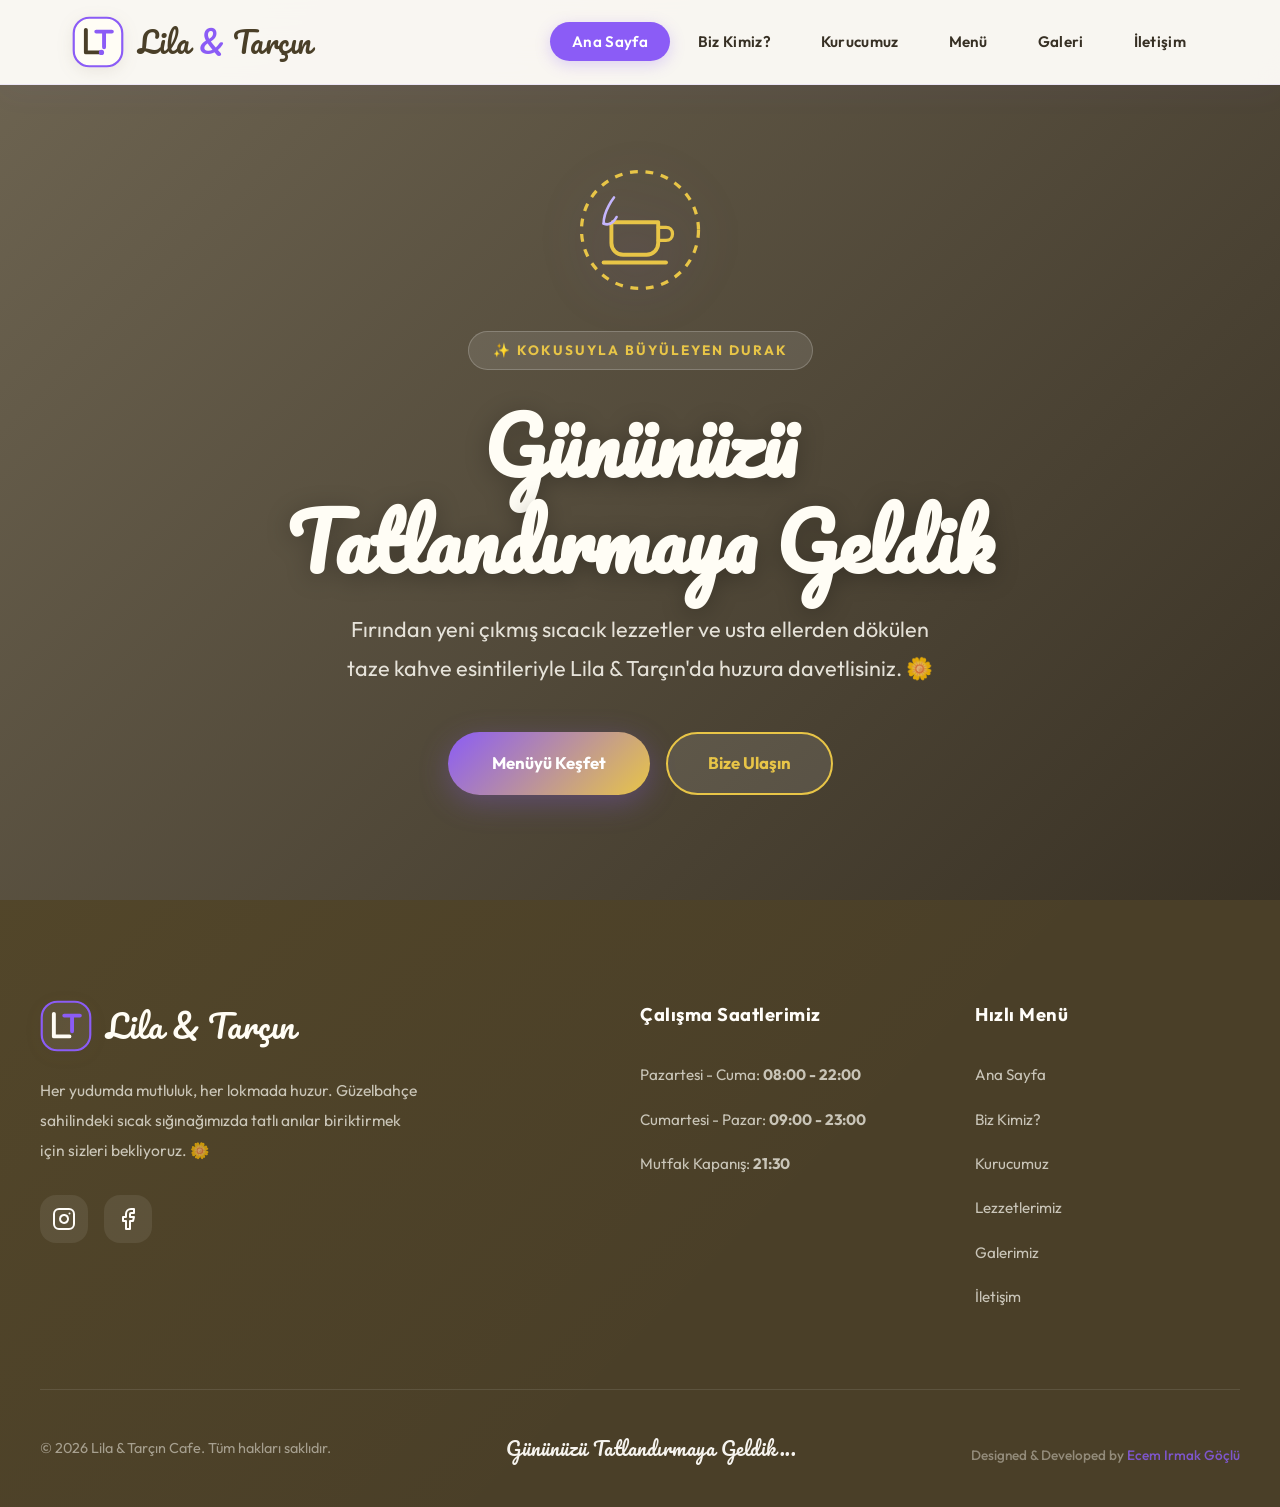
<file: index.html>
﻿<!DOCTYPE html>
<html lang="tr">
<head>
    <meta charset="UTF-8">
    <meta name="viewport" content="width=device-width, initial-scale=1.0">
    <title>Lila & Tarçın — Ana Sayfa</title>
    
    <!-- Meta Açıklamaları & SEO -->
    <meta name="description" content="İzmir Güzelbahçe sahilinde lila ve tarçın kokularının harmanlandığı, taptaze el yapımı pastalar ve özel kavrulmuş kahvelerle bezeli sıcacık sığınağınız.">
    <meta name="keywords" content="Lila & Tarçın, Kafe, İzmir Kafe, Güzelbahçe Kahve, El Yapımı Pasta, Çilekli Tart, Lavantalı Latte">
    
    <!-- CSS Dosyası Bağlantısı -->
    <link rel="stylesheet" href="styles.css">
</head>
<body>

    <!-- Navigasyon Barı -->
    <nav class="navbar" id="navbar">
        <div class="nav-container">
            <a href="index.html" class="logo-wrapper">
                <!-- L & T Birleşik Logo (Premium SVG) -->
                <svg class="logo-lt" viewBox="0 0 60 60" fill="none" xmlns="http://www.w3.org/2000/svg">
                    <rect x="2" y="2" width="56" height="56" rx="18" fill="#FFFDF5" stroke="#8B5CF6" stroke-width="2.5"/>
                    <path d="M16 16V42H34" stroke="#4A3F28" stroke-width="4.5" stroke-linecap="round" stroke-linejoin="round"/>
                    <path d="M28 18H46M37 18V36" stroke="#8B5CF6" stroke-width="4.5" stroke-linecap="round" stroke-linejoin="round"/>
                    <circle cx="34" cy="42" r="3" fill="#8B5CF6"/>
                </svg>
                <span class="logo-text">Lila <span>&</span> Tarçın</span>
            </a>
            
            <!-- Mobil Hamburger için Checkbox Hack -->
            <input type="checkbox" id="nav-toggle" class="nav-toggle-checkbox">
            <label for="nav-toggle" class="hamburger" aria-label="Menüyü Aç">
                <span></span>
                <span></span>
                <span></span>
            </label>

            <ul class="nav-links">
                <li><a href="index.html" class="active">Ana Sayfa</a></li>
                <li><a href="hakkimizda.html">Biz Kimiz?</a></li>
                <li><a href="kurucu.html">Kurucumuz</a></li>
                <li><a href="menu.html">Menü</a></li>
                <li><a href="galeri.html">Galeri</a></li>
                <li><a href="iletisim.html">İletişim</a></li>
            </ul>
        </div>
    </nav>

    <main>
        <!-- 🏠 Giriş Bölümü (Hero) -->
        <section class="hero">
            <!-- Unsplash'ten Kaliteli Arka Plan -->
            <div class="hero-image-bg" style="background-image: url('https://images.unsplash.com/photo-1554118811-1e0d58224f24?auto=format&fit=crop&w=1600&q=80');"></div>
            <div class="hero-overlay"></div>
            
            <div class="hero-content">
                <!-- Büyük Çizim Logosu (Steaming Coffee & Lavender Drawing) -->
                <div class="hero-logo-container" style="margin-bottom: 28px;">
                    <svg class="hero-logo-drawing" viewBox="0 0 100 100" fill="none" xmlns="http://www.w3.org/2000/svg" style="width: 130px; height: 130px; color: var(--accent-yellow); filter: drop-shadow(0 8px 24px rgba(139, 92, 246, 0.25)); margin: 0 auto;">
                        <circle cx="50" cy="50" r="45" stroke="currentColor" stroke-width="2.5" stroke-dasharray="6 6"/>
                        <!-- Kahve Fincanı Çizimi -->
                        <path class="draw-path" d="M28 44H64V60C64 65 60 69 55 69H37C32 69 28 65 28 60V44Z" stroke="currentColor" stroke-width="3" stroke-linejoin="round"/>
                        <path class="draw-path" d="M64 48H70C73 48 75 50 75 53C75 56 73 58 70 58H64" stroke="currentColor" stroke-width="2.5" stroke-linecap="round"/>
                        <path class="draw-path" d="M22 75H70" stroke="currentColor" stroke-width="3" stroke-linecap="round"/>
                        <!-- Lavanta Dalı Çizimi -->
                        <path class="draw-path" d="M22 45C22 35 30 25 30 25" stroke="#C4B5FD" stroke-width="2" stroke-linecap="round"/>
                        <path class="draw-path" d="M22 45C28 48 32 40 32 40" stroke="#C4B5FD" stroke-width="2" stroke-linecap="round"/>
                        <!-- Buharlar -->
                        <path class="steam-line steam-1" d="M38 36C38 30 42 30 42 24" stroke="currentColor" stroke-width="2.5" stroke-linecap="round"/>
                        <path class="steam-line steam-2" d="M46 36C46 30 50 30 50 24" stroke="currentColor" stroke-width="2.5" stroke-linecap="round"/>
                        <path class="steam-line steam-3" d="M54 36C54 30 58 30 58 24" stroke="currentColor" stroke-width="2.5" stroke-linecap="round"/>
                    </svg>
                </div>
                
                <div class="hero-badge">✨ KOKUSUYLA BÜYÜLEYEN DURAK</div>
                
                <h1 class="hero-title">Gününüzü<br>Tatlandırmaya Geldik</h1>
                <p class="hero-subtitle">
                    Fırından yeni çıkmış sıcacık lezzetler ve usta ellerden dökülen taze kahve esintileriyle Lila & Tarçın'da huzura davetlisiniz. 🌼
                </p>
                <div class="hero-buttons">
                    <a href="menu.html" class="btn-primary">Menüyü Keşfet</a>
                    <a href="iletisim.html" class="btn-secondary">Bize Ulaşın</a>
                </div>
            </div>
        </section>
    </main>

    <!-- 🦶 Sayfa Sonu (Footer) -->
    <footer class="footer">
        <div class="footer-container">
            <div class="footer-grid">
                <div class="footer-brand">
                    <a href="index.html" class="logo-wrapper">
                        <svg class="logo-lt" viewBox="0 0 60 60" fill="none" xmlns="http://www.w3.org/2000/svg">
                            <rect x="2" y="2" width="56" height="56" rx="18" fill="rgba(255,255,255,0.08)" stroke="#8B5CF6" stroke-width="2.5"/>
                            <path d="M16 16V42H34" stroke="#FFFDF5" stroke-width="4.5" stroke-linecap="round" stroke-linejoin="round"/>
                            <path d="M28 18H46M37 18V36" stroke="#8B5CF6" stroke-width="4.5" stroke-linecap="round" stroke-linejoin="round"/>
                        </svg>
                        <span class="logo-text" style="color: #FFFDF5;">Lila <span>&</span> Tarçın</span>
                    </a>
                    <p>Her yudumda mutluluk, her lokmada huzur. Güzelbahçe sahilindeki sıcak sığınağımızda tatlı anılar biriktirmek için sizleri bekliyoruz. 🌼</p>
                    <div class="footer-socials">
                        <a href="https://instagram.com/ecemgclu_" target="_blank" rel="noopener noreferrer" class="social-icon-btn" aria-label="Instagram">
                            <svg width="24" height="24" viewBox="0 0 24 24" fill="none" stroke="currentColor" stroke-width="2" stroke-linecap="round" stroke-linejoin="round">
                                <rect x="2" y="2" width="20" height="20" rx="5" ry="5"></rect>
                                <path d="M16 11.37A4 4 0 1 1 12.63 8 4 4 0 0 1 16 11.37z"></path>
                                <line x1="17.5" y1="6.5" x2="17.51" y2="6.5"></line>
                            </svg>
                        </a>
                        <a href="https://facebook.com/ecemgclu_" target="_blank" rel="noopener noreferrer" class="social-icon-btn" aria-label="Facebook">
                            <svg width="24" height="24" viewBox="0 0 24 24" fill="none" stroke="currentColor" stroke-width="2" stroke-linecap="round" stroke-linejoin="round">
                                <path d="M18 2h-3a5 5 0 0 0-5 5v3H7v4h3v8h4v-8h3l1-4h-4V7a1 1 0 0 1 1-1h3z"></path>
                            </svg>
                        </a>
                    </div>
                </div>

                <div class="footer-hours">
                    <h4 class="footer-section-title">Çalışma Saatlerimiz</h4>
                    <ul class="footer-list">
                        <li>Pazartesi - Cuma: <span>08:00 - 22:00</span></li>
                        <li>Cumartesi - Pazar: <span>09:00 - 23:00</span></li>
                        <li>Mutfak Kapanış: <span>21:30</span></li>
                    </ul>
                </div>

                <div class="footer-links">
                    <h4 class="footer-section-title">Hızlı Menü</h4>
                    <ul class="footer-list">
                        <li><a href="index.html">Ana Sayfa</a></li>
                        <li><a href="hakkimizda.html">Biz Kimiz?</a></li>
                <li><a href="kurucu.html">Kurucumuz</a></li>
                        <li><a href="menu.html">Lezzetlerimiz</a></li>
                        <li><a href="galeri.html">Galerimiz</a></li>
                        <li><a href="iletisim.html">İletişim</a></li>
                    </ul>
                </div>
            </div>

            <div class="footer-bottom">
                <p>&copy; 2026 Lila & Tarçın Cafe. Tüm hakları saklıdır.</p>
                <span class="footer-signature">Gününüzü Tatlandırmaya Geldik...</span>
                <p class="developer-credit" style="font-size: 0.85rem; margin-top: 15px; opacity: 0.8; font-weight: 500;">
                    Designed & Developed by <span style="color: #8B5CF6;">Ecem Irmak Göçlü</span>
                </p>
            </div>
        </div>
    </footer>

</body>
</html>
</file>
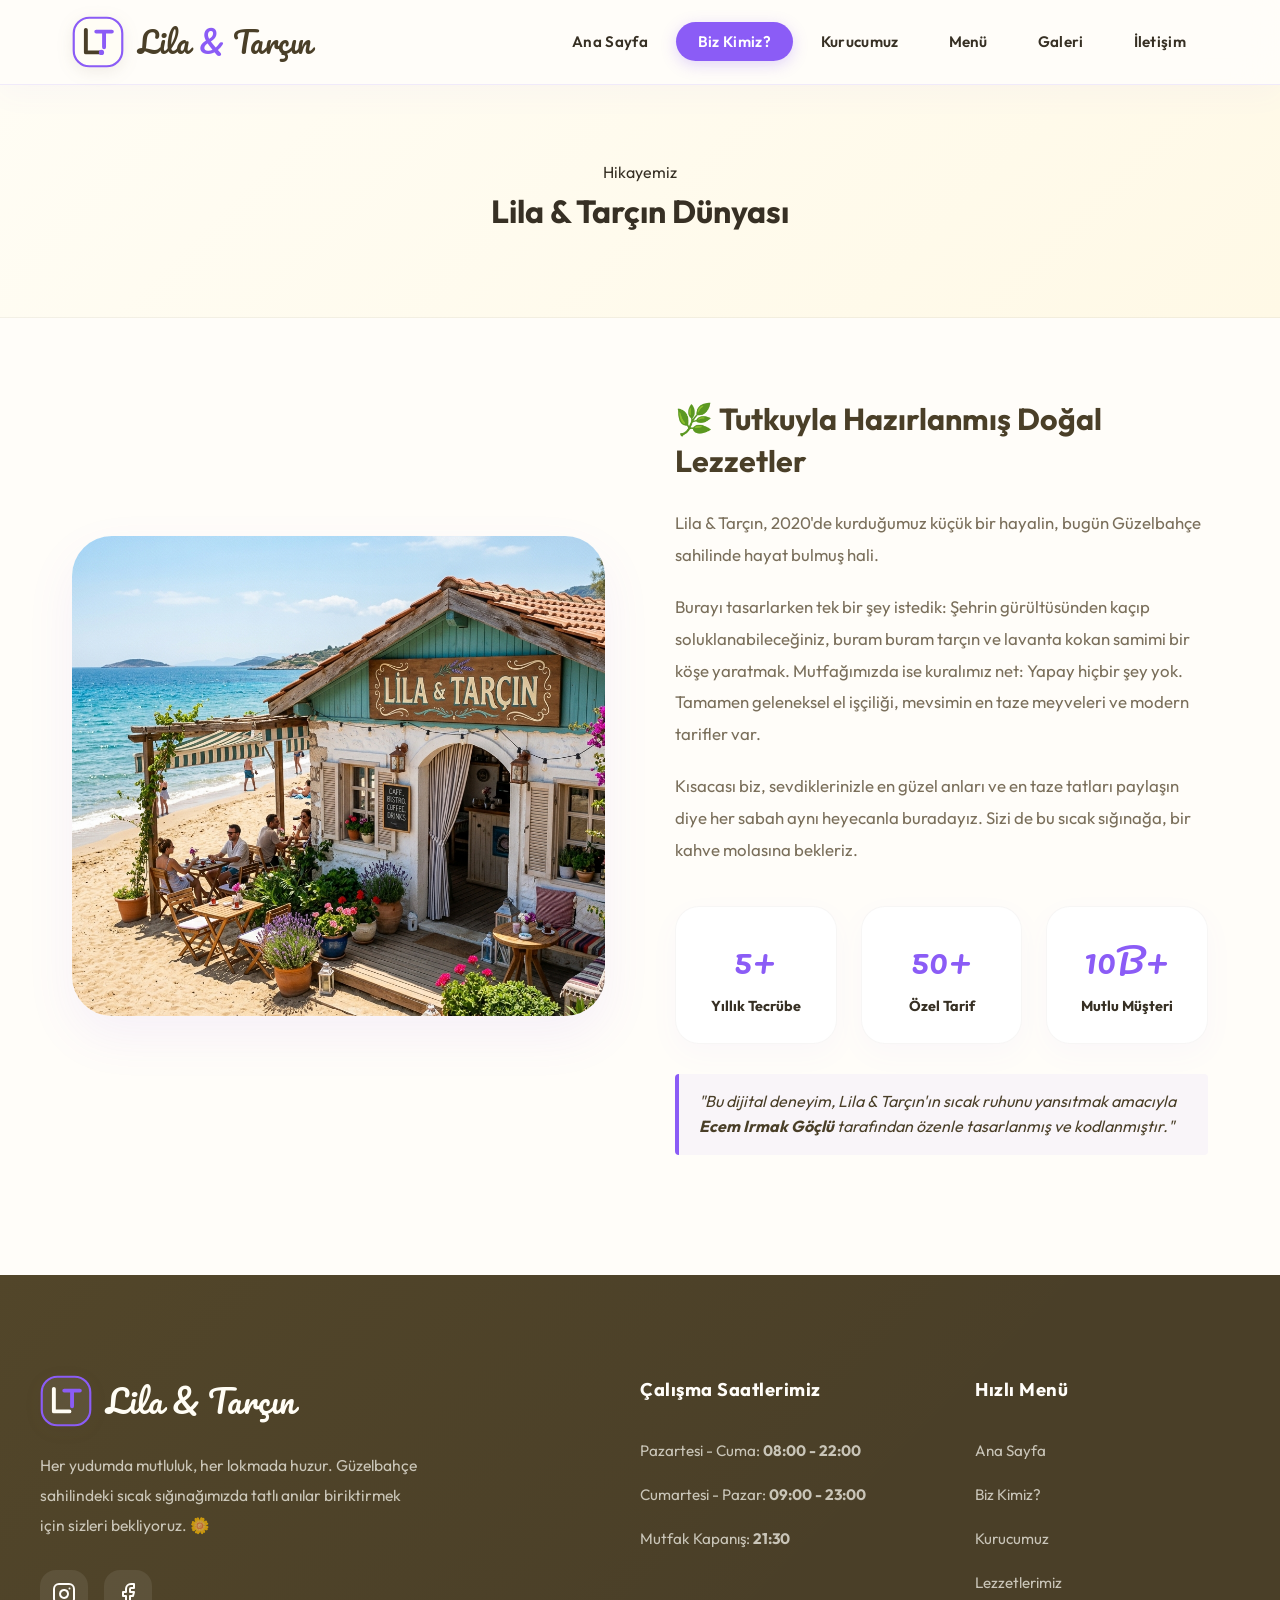
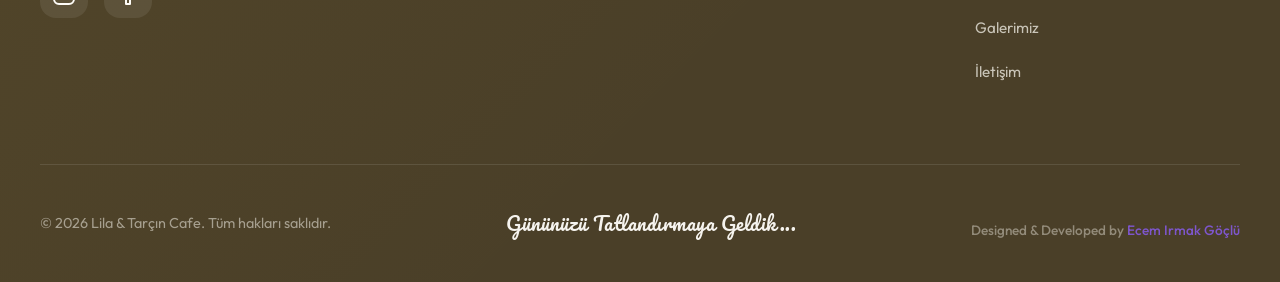
<file: hakkimizda.html>
﻿<!DOCTYPE html>
<html lang="tr">
<head>
    <meta charset="UTF-8">
    <meta name="viewport" content="width=device-width, initial-scale=1.0">
    <title>Lila & Tarçın — Biz Kimiz?</title>
    <meta name="description" content="2020 yılından bu yana Güzelbahçe sahilinde sevgi ve özenle hazırlanan tatlılarımız, taze kahvelerimiz ve sıcacık hikayemiz hakkında bilgi edinin.">
    <link rel="stylesheet" href="styles.css">
</head>
<body>

    <!-- Navigasyon Barı -->
    <nav class="navbar">
        <div class="nav-container">
            <a href="index.html" class="logo-wrapper">
                <svg class="logo-lt" viewBox="0 0 60 60" fill="none" xmlns="http://www.w3.org/2000/svg">
                    <rect x="2" y="2" width="56" height="56" rx="18" fill="#FFFDF5" stroke="#8B5CF6" stroke-width="2.5"/>
                    <path d="M16 16V42H34" stroke="#4A3F28" stroke-width="4.5" stroke-linecap="round" stroke-linejoin="round"/>
                    <path d="M28 18H46M37 18V36" stroke="#8B5CF6" stroke-width="4.5" stroke-linecap="round" stroke-linejoin="round"/>
                    <circle cx="34" cy="42" r="3" fill="#8B5CF6"/>
                </svg>
                <span class="logo-text">Lila <span>&</span> Tarçın</span>
            </a>
            
            <input type="checkbox" id="nav-toggle" class="nav-toggle-checkbox">
            <label for="nav-toggle" class="hamburger" aria-label="Menüyü Aç">
                <span></span>
                <span></span>
                <span></span>
            </label>

            <ul class="nav-links">
                <li><a href="index.html">Ana Sayfa</a></li>
                <li><a href="hakkimizda.html" class="active">Biz Kimiz?</a></li>
                <li><a href="kurucu.html">Kurucumuz</a></li>
                <li><a href="menu.html">Menü</a></li>
                <li><a href="galeri.html">Galeri</a></li>
                <li><a href="iletisim.html">İletişim</a></li>
            </ul>
        </div>
    </nav>

    <main>
        <!-- Sayfa Başlığı -->
        <header class="page-header">
            <span class="section-tag">Hikayemiz</span>
            <h1 class="section-title">Lila & Tarçın Dünyası</h1>
            <div class="section-divider"></div>
        </header>

        <!-- İçerik Bölümü -->
        <section class="about">
            <div class="about-grid">
                <div class="about-visual">
                    <!-- Lila & Tarçın Özel Görseli -->
                    <img src="images/sahil_kafe.png" alt="Lila & Tarçın Sahil Kafesi">
                </div>
                
                <div class="about-text">
                    <h3>🌿 Tutkuyla Hazırlanmış Doğal Lezzetler</h3>
                    <p>
                        Lila & Tarçın, 2020'de kurduğumuz küçük bir hayalin, bugün Güzelbahçe sahilinde hayat bulmuş hali.
                    </p>
                    <p>
                        Burayı tasarlarken tek bir şey istedik: Şehrin gürültüsünden kaçıp soluklanabileceğiniz, buram buram tarçın ve lavanta kokan samimi bir köşe yaratmak. Mutfağımızda ise kuralımız net: Yapay hiçbir şey yok. Tamamen geleneksel el işçiliği, mevsimin en taze meyveleri ve modern tarifler var.
                    </p>
                    <p>
                        Kısacası biz, sevdiklerinizle en güzel anları ve en taze tatları paylaşın diye her sabah aynı heyecanla buradayız. Sizi de bu sıcak sığınağa, bir kahve molasına bekleriz.
                    </p>
                    
                    <div class="about-stats">
                        <div class="stat-card">
                            <span class="stat-number">5+</span>
                            <span class="stat-label">Yıllık Tecrübe</span>
                        </div>
                        <div class="stat-card">
                            <span class="stat-number">50+</span>
                            <span class="stat-label">Özel Tarif</span>
                        </div>
                        <div class="stat-card">
                            <span class="stat-number">10B+</span>
                            <span class="stat-label">Mutlu Müşteri</span>
                        </div>
                    </div>

                    <div class="developer-note" style="margin-top: 30px; padding: 15px 20px; background: rgba(139, 92, 246, 0.05); border-left: 4px solid #8B5CF6; border-radius: 4px; font-style: italic; color: #4A3F28;">
                        "Bu dijital deneyim, Lila & Tarçın'ın sıcak ruhunu yansıtmak amacıyla <strong>Ecem Irmak Göçlü</strong> tarafından özenle tasarlanmış ve kodlanmıştır."
                    </div>
                </div>
            </div>
        </section>
    </main>

    <!-- Footer -->
    <footer class="footer">
        <div class="footer-container">
            <div class="footer-grid">
                <div class="footer-brand">
                    <a href="index.html" class="logo-wrapper">
                        <svg class="logo-lt" viewBox="0 0 60 60" fill="none" xmlns="http://www.w3.org/2000/svg">
                            <rect x="2" y="2" width="56" height="56" rx="18" fill="rgba(255,255,255,0.08)" stroke="#8B5CF6" stroke-width="2.5"/>
                            <path d="M16 16V42H34" stroke="#FFFDF5" stroke-width="4.5" stroke-linecap="round" stroke-linejoin="round"/>
                            <path d="M28 18H46M37 18V36" stroke="#8B5CF6" stroke-width="4.5" stroke-linecap="round" stroke-linejoin="round"/>
                        </svg>
                        <span class="logo-text" style="color: #FFFDF5;">Lila <span>&</span> Tarçın</span>
                    </a>
                    <p>Her yudumda mutluluk, her lokmada huzur. Güzelbahçe sahilindeki sıcak sığınağımızda tatlı anılar biriktirmek için sizleri bekliyoruz. 🌼</p>
                    <div class="footer-socials">
                        <a href="https://instagram.com/ecemgclu_" target="_blank" rel="noopener noreferrer" class="social-icon-btn" aria-label="Instagram">
                            <svg width="24" height="24" viewBox="0 0 24 24" fill="none" stroke="currentColor" stroke-width="2" stroke-linecap="round" stroke-linejoin="round">
                                <rect x="2" y="2" width="20" height="20" rx="5" ry="5"></rect>
                                <path d="M16 11.37A4 4 0 1 1 12.63 8 4 4 0 0 1 16 11.37z"></path>
                                <line x1="17.5" y1="6.5" x2="17.51" y2="6.5"></line>
                            </svg>
                        </a>
                        <a href="https://facebook.com/ecemgclu_" target="_blank" rel="noopener noreferrer" class="social-icon-btn" aria-label="Facebook">
                            <svg width="24" height="24" viewBox="0 0 24 24" fill="none" stroke="currentColor" stroke-width="2" stroke-linecap="round" stroke-linejoin="round">
                                <path d="M18 2h-3a5 5 0 0 0-5 5v3H7v4h3v8h4v-8h3l1-4h-4V7a1 1 0 0 1 1-1h3z"></path>
                            </svg>
                        </a>
                    </div>
                </div>

                <div class="footer-hours">
                    <h4 class="footer-section-title">Çalışma Saatlerimiz</h4>
                    <ul class="footer-list">
                        <li>Pazartesi - Cuma: <span>08:00 - 22:00</span></li>
                        <li>Cumartesi - Pazar: <span>09:00 - 23:00</span></li>
                        <li>Mutfak Kapanış: <span>21:30</span></li>
                    </ul>
                </div>

                <div class="footer-links">
                    <h4 class="footer-section-title">Hızlı Menü</h4>
                    <ul class="footer-list">
                        <li><a href="index.html">Ana Sayfa</a></li>
                        <li><a href="hakkimizda.html">Biz Kimiz?</a></li>
                <li><a href="kurucu.html">Kurucumuz</a></li>
                        <li><a href="menu.html">Lezzetlerimiz</a></li>
                        <li><a href="galeri.html">Galerimiz</a></li>
                        <li><a href="iletisim.html">İletişim</a></li>
                    </ul>
                </div>
            </div>

            <div class="footer-bottom">
                <p>&copy; 2026 Lila & Tarçın Cafe. Tüm hakları saklıdır.</p>
                <span class="footer-signature">Gününüzü Tatlandırmaya Geldik...</span>
                <p class="developer-credit" style="font-size: 0.85rem; margin-top: 15px; opacity: 0.8; font-weight: 500;">
                    Designed & Developed by <span style="color: #8B5CF6;">Ecem Irmak Göçlü</span>
                </p>
            </div>
        </div>
    </footer>

</body>
</html>
</file>
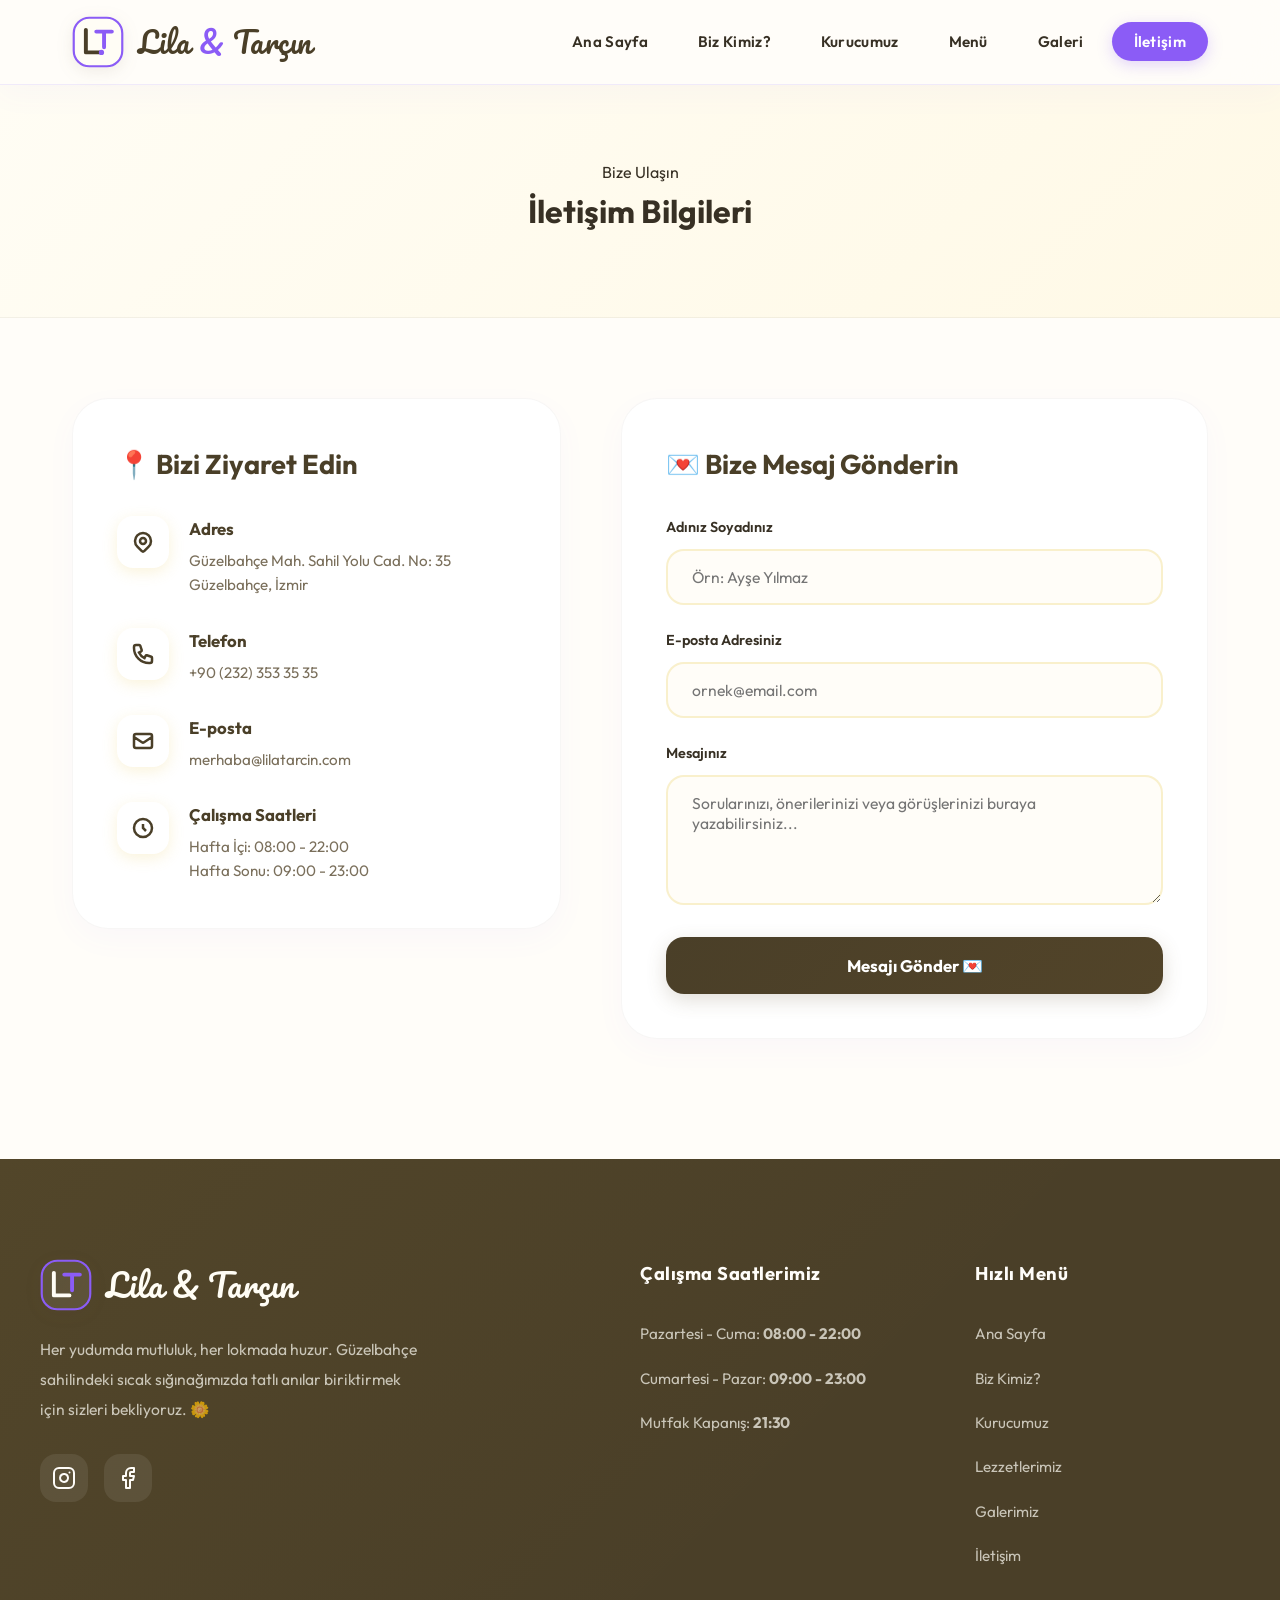
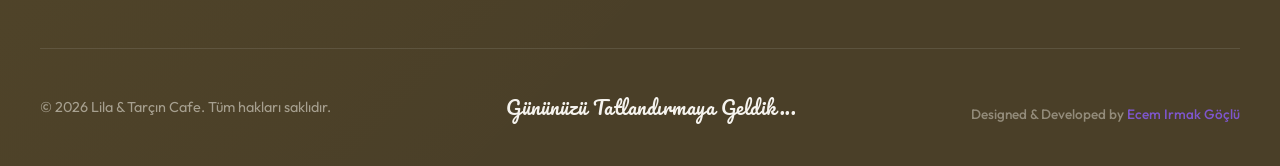
<file: iletisim.html>
﻿<!DOCTYPE html>
<html lang="tr">
<head>
    <meta charset="UTF-8">
    <meta name="viewport" content="width=device-width, initial-scale=1.0">
    <title>Lila & Tarçın — İletişim</title>
    <meta name="description" content="İzmir Güzelbahçe sahilindeki kafemizin adres, telefon, e-posta bilgilerine erişin, bizimle iletişime geçmek için mesaj formunu kullanın.">
    <link rel="stylesheet" href="styles.css">
</head>
<body>

    <!-- Navigasyon Barı -->
    <nav class="navbar">
        <div class="nav-container">
            <a href="index.html" class="logo-wrapper">
                <svg class="logo-lt" viewBox="0 0 60 60" fill="none" xmlns="http://www.w3.org/2000/svg">
                    <rect x="2" y="2" width="56" height="56" rx="18" fill="#FFFDF5" stroke="#8B5CF6" stroke-width="2.5"/>
                    <path d="M16 16V42H34" stroke="#4A3F28" stroke-width="4.5" stroke-linecap="round" stroke-linejoin="round"/>
                    <path d="M28 18H46M37 18V36" stroke="#8B5CF6" stroke-width="4.5" stroke-linecap="round" stroke-linejoin="round"/>
                    <circle cx="34" cy="42" r="3" fill="#8B5CF6"/>
                </svg>
                <span class="logo-text">Lila <span>&</span> Tarçın</span>
            </a>
            
            <input type="checkbox" id="nav-toggle" class="nav-toggle-checkbox">
            <label for="nav-toggle" class="hamburger" aria-label="Menüyü Aç">
                <span></span>
                <span></span>
                <span></span>
            </label>

            <ul class="nav-links">
                <li><a href="index.html">Ana Sayfa</a></li>
                <li><a href="hakkimizda.html">Biz Kimiz?</a></li>
                <li><a href="kurucu.html">Kurucumuz</a></li>
                <li><a href="menu.html">Menü</a></li>
                <li><a href="galeri.html">Galeri</a></li>
                <li><a href="iletisim.html" class="active">İletişim</a></li>
            </ul>
        </div>
    </nav>

    <main>
        <!-- Sayfa Başlığı -->
        <header class="page-header">
            <span class="section-tag">Bize Ulaşın</span>
            <h1 class="section-title">İletişim Bilgileri</h1>
            <div class="section-divider"></div>
        </header>

        <!-- İletişim Detayları ve Form Bölümü -->
        <section class="contact-section">
            <div class="contact-grid">
                
                <!-- İletişim Kartları (Sol Panel) -->
                <div class="contact-info">
                    <h3 class="contact-info-title">📍 Bizi Ziyaret Edin</h3>
                    
                    <div class="contact-item">
                        <div class="contact-icon-box">
                            <svg fill="none" stroke="currentColor" stroke-width="2.5" viewBox="0 0 24 24">
                                <path d="M17.657 16.657L13.414 20.9a2 2 0 01-2.827 0l-4.244-4.243a8 8 0 1111.314 0z"/>
                                <path d="M15 11a3 3 0 11-6 0 3 3 0 016 0z"/>
                            </svg>
                        </div>
                        <div class="contact-item-details">
                            <h4>Adres</h4>
                            <p>Güzelbahçe Mah. Sahil Yolu Cad. No: 35<br>Güzelbahçe, İzmir</p>
                        </div>
                    </div>

                    <div class="contact-item">
                        <div class="contact-icon-box">
                            <svg fill="none" stroke="currentColor" stroke-width="2.5" viewBox="0 0 24 24">
                                <path d="M3 5a2 2 0 012-2h3.28a1 1 0 01.948.684l1.498 4.493a1 1 0 01-.502 1.21l-2.257 1.13a11.042 11.042 0 005.516 5.516l1.13-2.257a1 1 0 011.21-.502l4.493 1.498a1 1 0 01.684.949V19a2 2 0 01-2 2h-1C9.716 21 3 14.284 3 6V5z"/>
                            </svg>
                        </div>
                        <div class="contact-item-details">
                            <h4>Telefon</h4>
                            <p>+90 (232) 353 35 35</p>
                        </div>
                    </div>

                    <div class="contact-item">
                        <div class="contact-icon-box">
                            <svg fill="none" stroke="currentColor" stroke-width="2.5" viewBox="0 0 24 24">
                                <path d="M3 8l7.89 5.26a2 2 0 002.22 0L21 8M5 19h14a2 2 0 002-2V7a2 2 0 00-2-2H5a2 2 0 00-2 2v10a2 2 0 002 2z"/>
                            </svg>
                        </div>
                        <div class="contact-item-details">
                            <h4>E-posta</h4>
                            <p>merhaba@lilatarcin.com</p>
                        </div>
                    </div>

                    <div class="contact-item">
                        <div class="contact-icon-box">
                            <svg fill="none" stroke="currentColor" stroke-width="2.5" viewBox="0 0 24 24">
                                <path d="M12 8v4l3 3m6-3a9 9 0 11-18 0 9 9 0 0118 0z"/>
                            </svg>
                        </div>
                        <div class="contact-item-details">
                            <h4>Çalışma Saatleri</h4>
                            <p>Hafta İçi: 08:00 - 22:00<br>Hafta Sonu: 09:00 - 23:00</p>
                        </div>
                    </div>
                </div>

                <!-- İletişim Formu (Sağ Panel) -->
                <div class="contact-form-box" id="iletisim-formu">
                    <h3 class="contact-form-title">💌 Bize Mesaj Gönderin</h3>
                    <form action="#" method="GET">
                        <div class="form-group">
                            <label for="name">Adınız Soyadınız</label>
                            <input type="text" id="name" name="name" class="form-input" placeholder="Örn: Ayşe Yılmaz" required>
                        </div>
                        <div class="form-group">
                            <label for="email">E-posta Adresiniz</label>
                            <input type="email" id="email" name="email" class="form-input" placeholder="ornek@email.com" required>
                        </div>
                        <div class="form-group">
                            <label for="message">Mesajınız</label>
                            <textarea id="message" name="message" class="form-textarea" placeholder="Sorularınızı, önerilerinizi veya görüşlerinizi buraya yazabilirsiniz..." required></textarea>
                        </div>
                        <button type="submit" class="form-submit-btn">
                            Mesajı Gönder 💌
                        </button>
                    </form>
                </div>
                
            </div>
        </section>
    </main>

    <!-- Footer -->
    <footer class="footer">
        <div class="footer-container">
            <div class="footer-grid">
                <div class="footer-brand">
                    <a href="index.html" class="logo-wrapper">
                        <svg class="logo-lt" viewBox="0 0 60 60" fill="none" xmlns="http://www.w3.org/2000/svg">
                            <rect x="2" y="2" width="56" height="56" rx="18" fill="rgba(255,255,255,0.08)" stroke="#8B5CF6" stroke-width="2.5"/>
                            <path d="M16 16V42H34" stroke="#FFFDF5" stroke-width="4.5" stroke-linecap="round" stroke-linejoin="round"/>
                            <path d="M28 18H46M37 18V36" stroke="#8B5CF6" stroke-width="4.5" stroke-linecap="round" stroke-linejoin="round"/>
                        </svg>
                        <span class="logo-text" style="color: #FFFDF5;">Lila <span>&</span> Tarçın</span>
                    </a>
                    <p>Her yudumda mutluluk, her lokmada huzur. Güzelbahçe sahilindeki sıcak sığınağımızda tatlı anılar biriktirmek için sizleri bekliyoruz. 🌼</p>
                    <div class="footer-socials">
                        <a href="https://instagram.com/ecemgclu_" target="_blank" rel="noopener noreferrer" class="social-icon-btn" aria-label="Instagram">
                            <svg width="24" height="24" viewBox="0 0 24 24" fill="none" stroke="currentColor" stroke-width="2" stroke-linecap="round" stroke-linejoin="round">
                                <rect x="2" y="2" width="20" height="20" rx="5" ry="5"></rect>
                                <path d="M16 11.37A4 4 0 1 1 12.63 8 4 4 0 0 1 16 11.37z"></path>
                                <line x1="17.5" y1="6.5" x2="17.51" y2="6.5"></line>
                            </svg>
                        </a>
                        <a href="https://facebook.com/ecemgclu_" target="_blank" rel="noopener noreferrer" class="social-icon-btn" aria-label="Facebook">
                            <svg width="24" height="24" viewBox="0 0 24 24" fill="none" stroke="currentColor" stroke-width="2" stroke-linecap="round" stroke-linejoin="round">
                                <path d="M18 2h-3a5 5 0 0 0-5 5v3H7v4h3v8h4v-8h3l1-4h-4V7a1 1 0 0 1 1-1h3z"></path>
                            </svg>
                        </a>
                    </div>
                </div>

                <div class="footer-hours">
                    <h4 class="footer-section-title">Çalışma Saatlerimiz</h4>
                    <ul class="footer-list">
                        <li>Pazartesi - Cuma: <span>08:00 - 22:00</span></li>
                        <li>Cumartesi - Pazar: <span>09:00 - 23:00</span></li>
                        <li>Mutfak Kapanış: <span>21:30</span></li>
                    </ul>
                </div>

                <div class="footer-links">
                    <h4 class="footer-section-title">Hızlı Menü</h4>
                    <ul class="footer-list">
                        <li><a href="index.html">Ana Sayfa</a></li>
                        <li><a href="hakkimizda.html">Biz Kimiz?</a></li>
                <li><a href="kurucu.html">Kurucumuz</a></li>
                        <li><a href="menu.html">Lezzetlerimiz</a></li>
                        <li><a href="galeri.html">Galerimiz</a></li>
                        <li><a href="iletisim.html">İletişim</a></li>
                    </ul>
                </div>
            </div>

            <div class="footer-bottom">
                <p>&copy; 2026 Lila & Tarçın Cafe. Tüm hakları saklıdır.</p>
                <span class="footer-signature">Gününüzü Tatlandırmaya Geldik...</span>
                <p class="developer-credit" style="font-size: 0.85rem; margin-top: 15px; opacity: 0.8; font-weight: 500;">
                    Designed & Developed by <span style="color: #8B5CF6;">Ecem Irmak Göçlü</span>
                </p>
            </div>
        </div>
    </footer>

</body>
</html>
</file>
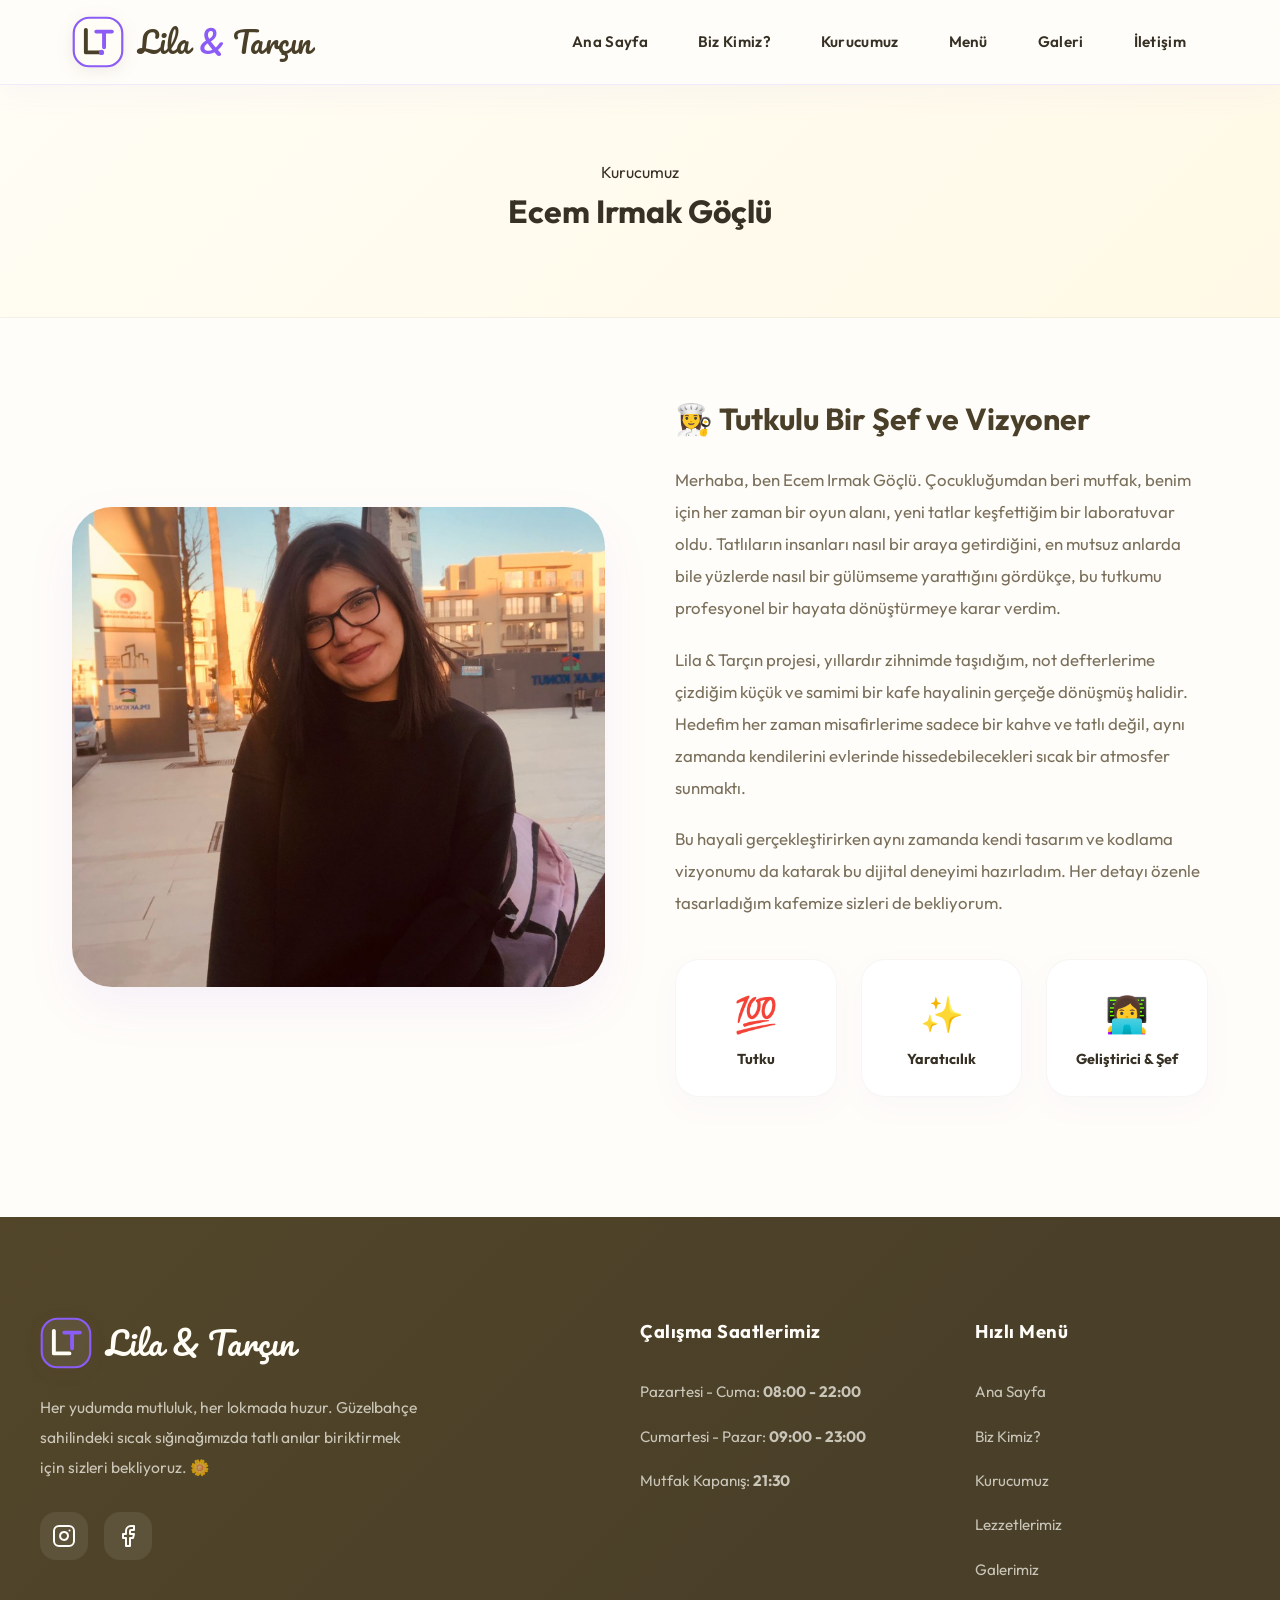
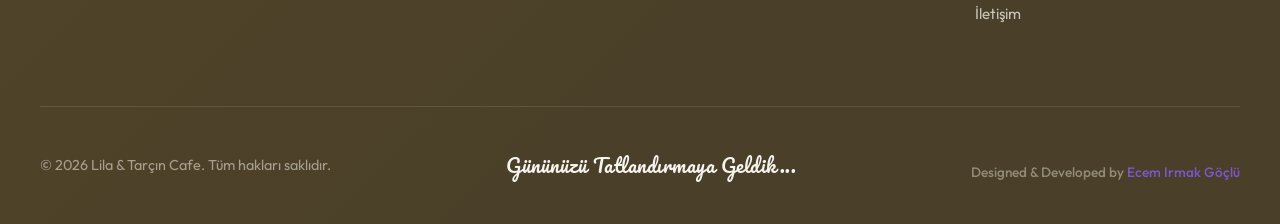
<file: kurucu.html>
<!DOCTYPE html>
<html lang="tr">
<head>
    <meta charset="UTF-8">
    <meta name="viewport" content="width=device-width, initial-scale=1.0">
    <title>Lila & Tarçın — Kurucumuz</title>
    <meta name="description" content="Lila & Tarçın'ın kurucusu Ecem Irmak Göçlü'nün hikayesi ve tutkusu hakkında bilgi edinin.">
    <link rel="stylesheet" href="styles.css">
</head>
<body>

    <!-- Navigasyon Barı -->
    <nav class="navbar">
        <div class="nav-container">
            <a href="index.html" class="logo-wrapper">
                <svg class="logo-lt" viewBox="0 0 60 60" fill="none" xmlns="http://www.w3.org/2000/svg">
                    <rect x="2" y="2" width="56" height="56" rx="18" fill="#FFFDF5" stroke="#8B5CF6" stroke-width="2.5"/>
                    <path d="M16 16V42H34" stroke="#4A3F28" stroke-width="4.5" stroke-linecap="round" stroke-linejoin="round"/>
                    <path d="M28 18H46M37 18V36" stroke="#8B5CF6" stroke-width="4.5" stroke-linecap="round" stroke-linejoin="round"/>
                    <circle cx="34" cy="42" r="3" fill="#8B5CF6"/>
                </svg>
                <span class="logo-text">Lila <span>&</span> Tarçın</span>
            </a>
            
            <input type="checkbox" id="nav-toggle" class="nav-toggle-checkbox">
            <label for="nav-toggle" class="hamburger" aria-label="Menüyü Aç">
                <span></span>
                <span></span>
                <span></span>
            </label>

            <ul class="nav-links">
                <li><a href="index.html">Ana Sayfa</a></li>
                <li><a href="hakkimizda.html">Biz Kimiz?</a></li>
                <li><a href="kurucu.html">Kurucumuz</a></li>
                <li><a href="menu.html">Menü</a></li>
                <li><a href="galeri.html">Galeri</a></li>
                <li><a href="iletisim.html">İletişim</a></li>
            </ul>
        </div>
    </nav>

    <main>
        <!-- Sayfa Başlığı -->
        <header class="page-header">
            <span class="section-tag">Kurucumuz</span>
            <h1 class="section-title">Ecem Irmak Göçlü</h1>
            <div class="section-divider"></div>
        </header>

        <!-- İçerik Bölümü -->
        <section class="about">
            <div class="about-grid">
                <div class="about-visual">
                    <!-- Kurucu Görseli -->
                    <img src="images/kurucu.jpg" alt="Ecem Irmak Göçlü">
                </div>
                
                <div class="about-text">
                    <h3>👩‍🍳 Tutkulu Bir Şef ve Vizyoner</h3>
                    <p>
                        Merhaba, ben Ecem Irmak Göçlü. Çocukluğumdan beri mutfak, benim için her zaman bir oyun alanı, yeni tatlar keşfettiğim bir laboratuvar oldu. Tatlıların insanları nasıl bir araya getirdiğini, en mutsuz anlarda bile yüzlerde nasıl bir gülümseme yarattığını gördükçe, bu tutkumu profesyonel bir hayata dönüştürmeye karar verdim.
                    </p>
                    <p>
                        Lila & Tarçın projesi, yıllardır zihnimde taşıdığım, not defterlerime çizdiğim küçük ve samimi bir kafe hayalinin gerçeğe dönüşmüş halidir. Hedefim her zaman misafirlerime sadece bir kahve ve tatlı değil, aynı zamanda kendilerini evlerinde hissedebilecekleri sıcak bir atmosfer sunmaktı.
                    </p>
                    <p>
                        Bu hayali gerçekleştirirken aynı zamanda kendi tasarım ve kodlama vizyonumu da katarak bu dijital deneyimi hazırladım. Her detayı özenle tasarladığım kafemize sizleri de bekliyorum.
                    </p>
                    
                    <div class="about-stats">
                        <div class="stat-card">
                            <span class="stat-number">💯</span>
                            <span class="stat-label">Tutku</span>
                        </div>
                        <div class="stat-card">
                            <span class="stat-number">✨</span>
                            <span class="stat-label">Yaratıcılık</span>
                        </div>
                        <div class="stat-card">
                            <span class="stat-number">👩‍💻</span>
                            <span class="stat-label">Geliştirici & Şef</span>
                        </div>
                    </div>
                </div>
            </div>
        </section>
    </main>

    <!-- Footer -->
    <footer class="footer">
        <div class="footer-container">
            <div class="footer-grid">
                <div class="footer-brand">
                    <a href="index.html" class="logo-wrapper">
                        <svg class="logo-lt" viewBox="0 0 60 60" fill="none" xmlns="http://www.w3.org/2000/svg">
                            <rect x="2" y="2" width="56" height="56" rx="18" fill="rgba(255,255,255,0.08)" stroke="#8B5CF6" stroke-width="2.5"/>
                            <path d="M16 16V42H34" stroke="#FFFDF5" stroke-width="4.5" stroke-linecap="round" stroke-linejoin="round"/>
                            <path d="M28 18H46M37 18V36" stroke="#8B5CF6" stroke-width="4.5" stroke-linecap="round" stroke-linejoin="round"/>
                        </svg>
                        <span class="logo-text" style="color: #FFFDF5;">Lila <span>&</span> Tarçın</span>
                    </a>
                    <p>Her yudumda mutluluk, her lokmada huzur. Güzelbahçe sahilindeki sıcak sığınağımızda tatlı anılar biriktirmek için sizleri bekliyoruz. 🌼</p>
                    <div class="footer-socials">
                        <a href="https://instagram.com/ecemgclu_" target="_blank" rel="noopener noreferrer" class="social-icon-btn" aria-label="Instagram">
                            <svg width="24" height="24" viewBox="0 0 24 24" fill="none" stroke="currentColor" stroke-width="2" stroke-linecap="round" stroke-linejoin="round">
                                <rect x="2" y="2" width="20" height="20" rx="5" ry="5"></rect>
                                <path d="M16 11.37A4 4 0 1 1 12.63 8 4 4 0 0 1 16 11.37z"></path>
                                <line x1="17.5" y1="6.5" x2="17.51" y2="6.5"></line>
                            </svg>
                        </a>
                        <a href="https://facebook.com/ecemgclu_" target="_blank" rel="noopener noreferrer" class="social-icon-btn" aria-label="Facebook">
                            <svg width="24" height="24" viewBox="0 0 24 24" fill="none" stroke="currentColor" stroke-width="2" stroke-linecap="round" stroke-linejoin="round">
                                <path d="M18 2h-3a5 5 0 0 0-5 5v3H7v4h3v8h4v-8h3l1-4h-4V7a1 1 0 0 1 1-1h3z"></path>
                            </svg>
                        </a>
                    </div>
                </div>

                <div class="footer-hours">
                    <h4 class="footer-section-title">Çalışma Saatlerimiz</h4>
                    <ul class="footer-list">
                        <li>Pazartesi - Cuma: <span>08:00 - 22:00</span></li>
                        <li>Cumartesi - Pazar: <span>09:00 - 23:00</span></li>
                        <li>Mutfak Kapanış: <span>21:30</span></li>
                    </ul>
                </div>

                <div class="footer-links">
                    <h4 class="footer-section-title">Hızlı Menü</h4>
                    <ul class="footer-list">
                        <li><a href="index.html">Ana Sayfa</a></li>
                        <li><a href="hakkimizda.html">Biz Kimiz?</a></li>
                <li><a href="kurucu.html">Kurucumuz</a></li>
                        <li><a href="menu.html">Lezzetlerimiz</a></li>
                        <li><a href="galeri.html">Galerimiz</a></li>
                        <li><a href="iletisim.html">İletişim</a></li>
                    </ul>
                </div>
            </div>

            <div class="footer-bottom">
                <p>&copy; 2026 Lila & Tarçın Cafe. Tüm hakları saklıdır.</p>
                <span class="footer-signature">Gününüzü Tatlandırmaya Geldik...</span>
                <p class="developer-credit" style="font-size: 0.85rem; margin-top: 15px; opacity: 0.8; font-weight: 500;">
                    Designed & Developed by <span style="color: #8B5CF6;">Ecem Irmak Göçlü</span>
                </p>
            </div>
        </div>
    </footer>

</body>
</html>
</file>
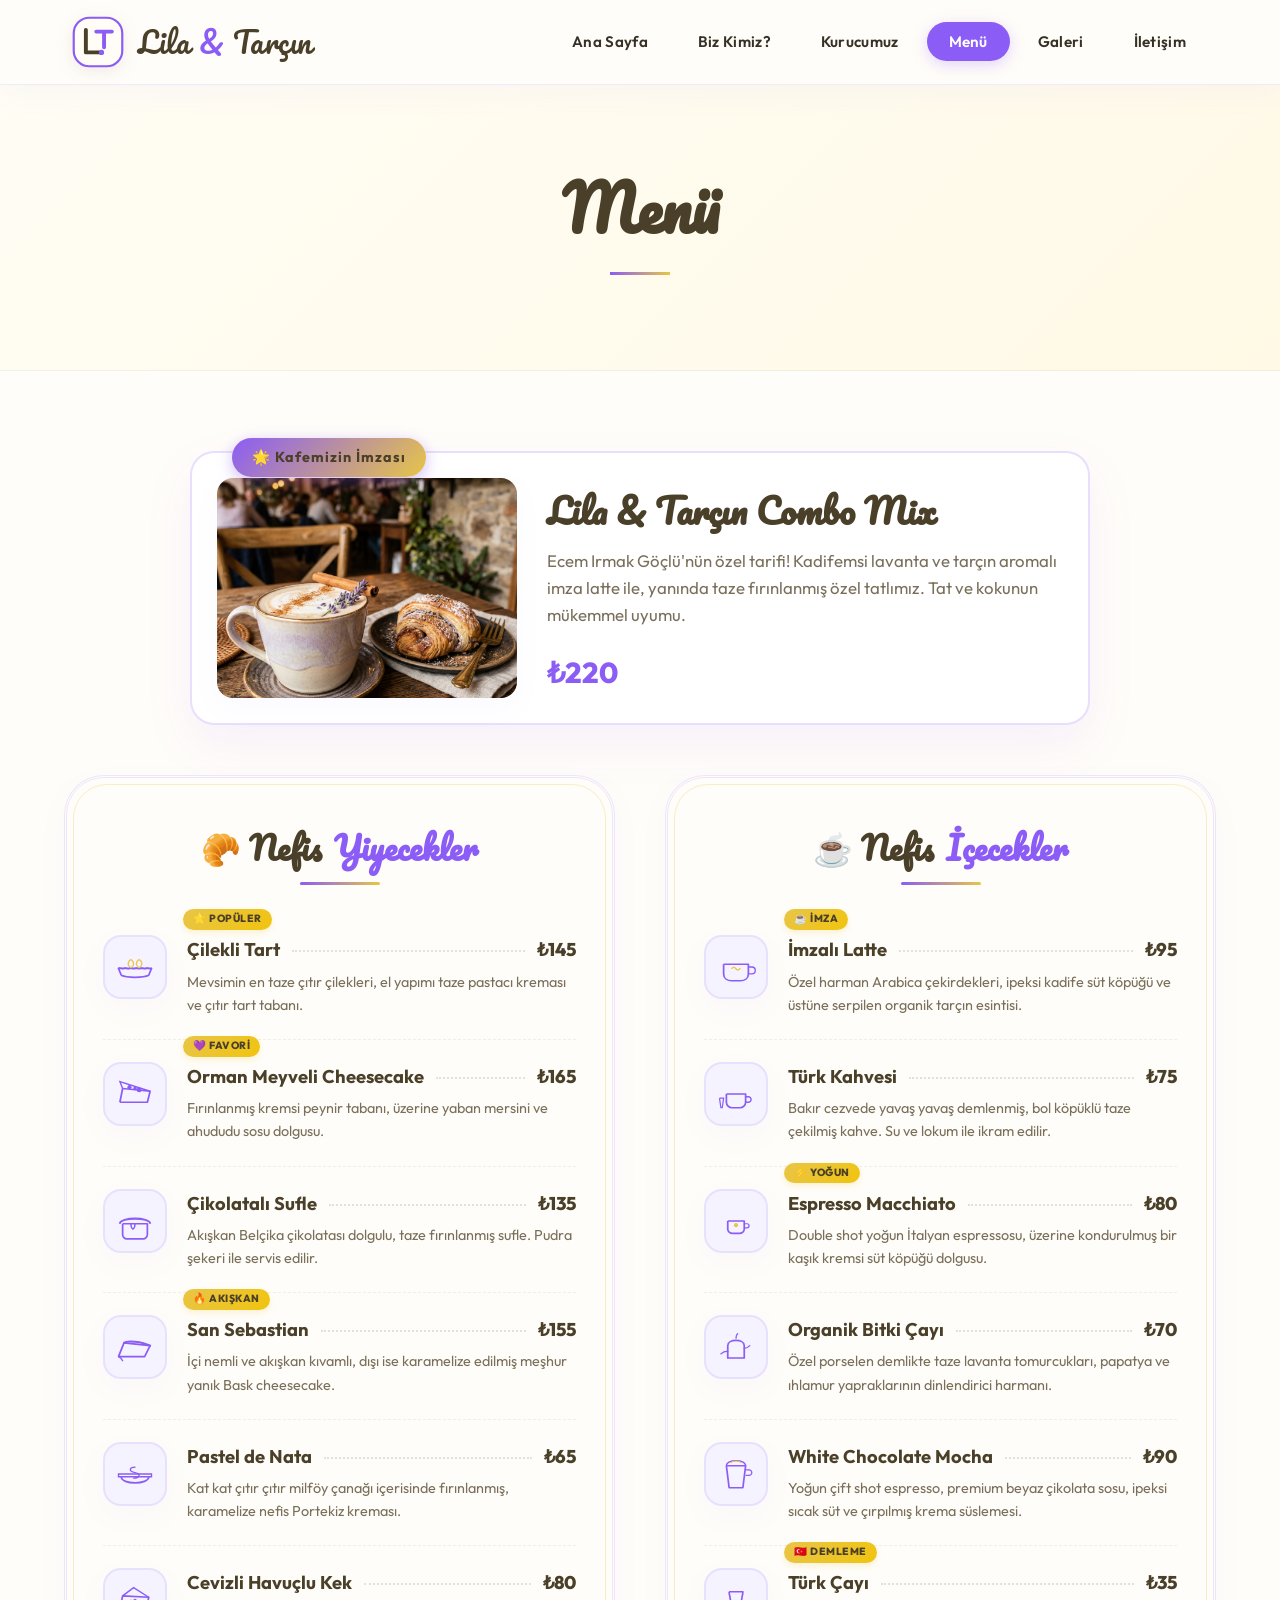
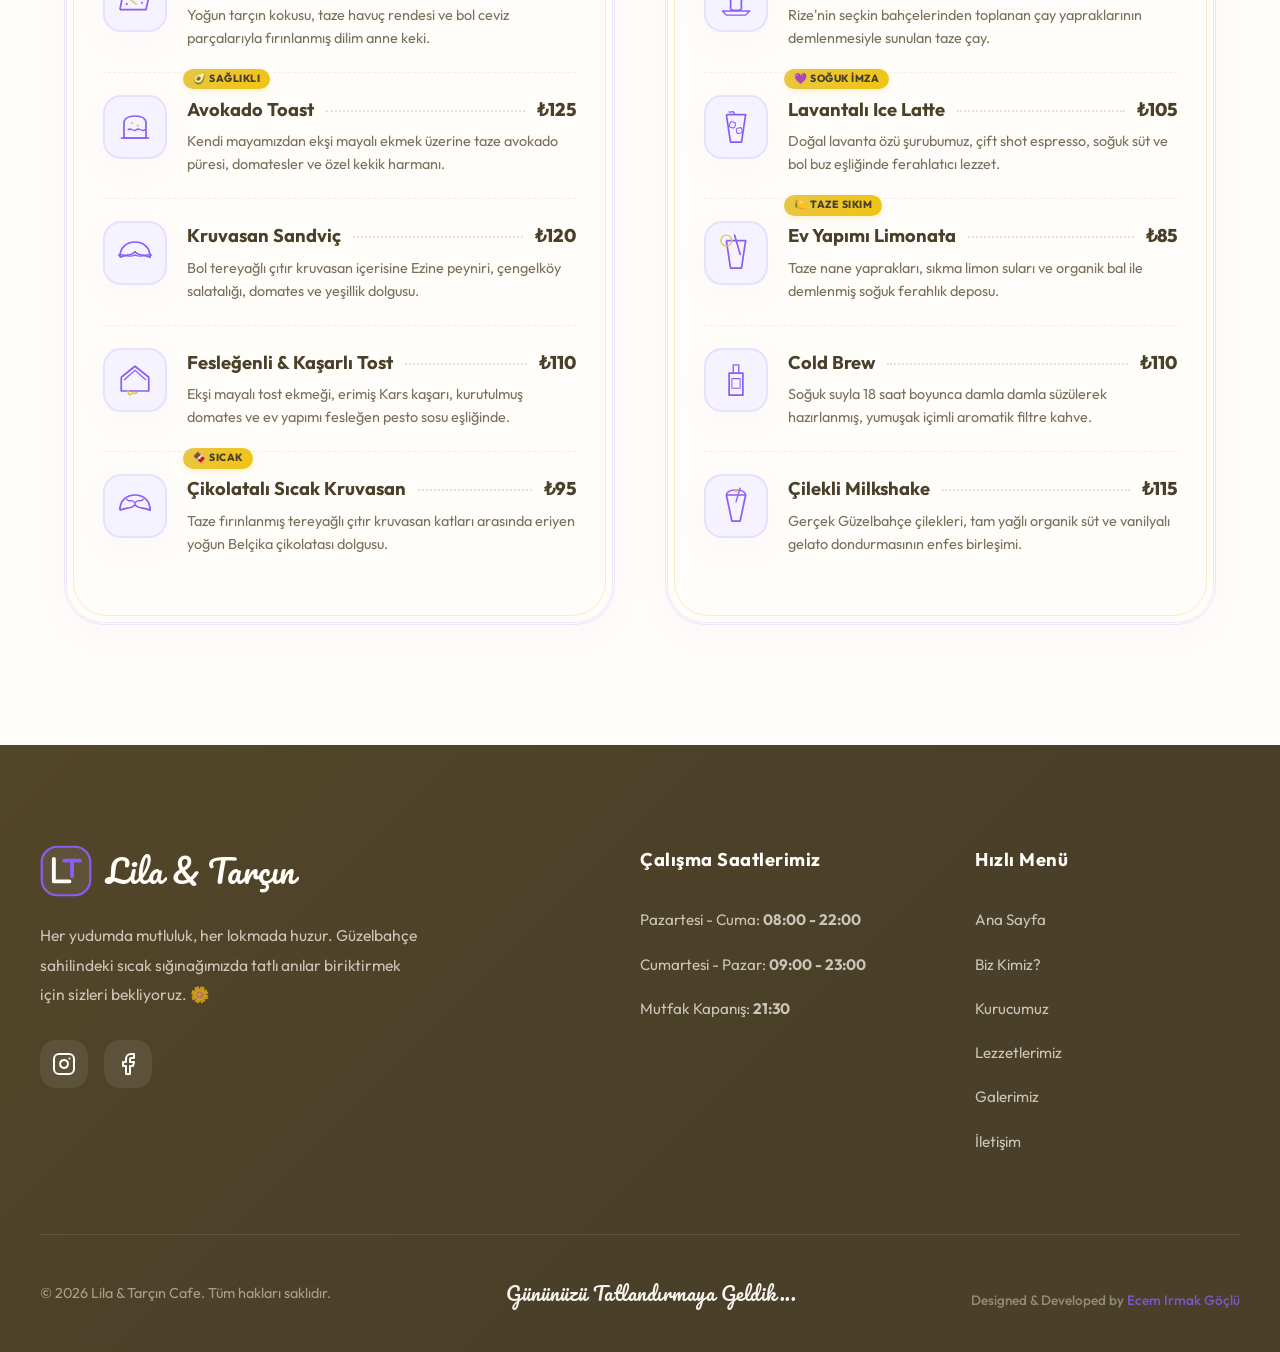
<file: menu.html>
<!DOCTYPE html>
<html lang="tr">
<head>
    <meta charset="UTF-8">
    <meta name="viewport" content="width=device-width, initial-scale=1.0">
    <title>Lila & Tarçın — Menü</title>
    <meta name="description" content="Taze el yapımı tatlılarımız, sıcak ve soğuk içeceklerimiz ile enfes atıştırmalıklarımızın yer aldığı, özel çizgisel animasyonlarla süslü fotosuz menümüz.">
    <link rel="stylesheet" href="styles.css">
</head>
<body>

    <!-- Navigasyon Barı -->
    <nav class="navbar">
        <div class="nav-container">
            <a href="index.html" class="logo-wrapper">
                <svg class="logo-lt" viewBox="0 0 60 60" fill="none" xmlns="http://www.w3.org/2000/svg">
                    <rect x="2" y="2" width="56" height="56" rx="18" fill="#FFFDF5" stroke="#8B5CF6" stroke-width="2.5"/>
                    <path d="M16 16V42H34" stroke="#4A3F28" stroke-width="4.5" stroke-linecap="round" stroke-linejoin="round"/>
                    <path d="M28 18H46M37 18V36" stroke="#8B5CF6" stroke-width="4.5" stroke-linecap="round" stroke-linejoin="round"/>
                    <circle cx="34" cy="42" r="3" fill="#8B5CF6"/>
                </svg>
                <span class="logo-text">Lila <span>&</span> Tarçın</span>
            </a>
            
            <input type="checkbox" id="nav-toggle" class="nav-toggle-checkbox">
            <label for="nav-toggle" class="hamburger" aria-label="Menüyü Aç">
                <span></span>
                <span></span>
                <span></span>
            </label>

            <ul class="nav-links">
                <li><a href="index.html">Ana Sayfa</a></li>
                <li><a href="hakkimizda.html">Biz Kimiz?</a></li>
                <li><a href="kurucu.html">Kurucumuz</a></li>
                <li><a href="menu.html" class="active">Menü</a></li>
                <li><a href="galeri.html">Galeri</a></li>
                <li><a href="iletisim.html">İletişim</a></li>
            </ul>
        </div>
    </nav>

    <main>
        <!-- Sayfa Başlığı -->
        <header class="page-header">
            <h1 class="section-title" style="font-family: 'Pacifico', cursive; color: var(--primary-warm); font-size: clamp(2.5rem, 6vw, 3.8rem); margin-bottom: 8px;">Menü</h1>
            <div class="section-divider" style="width: 60px; height: 3px; background: linear-gradient(90deg, var(--accent-lila), var(--accent-yellow)); margin: 15px auto;"></div>
        </header>

        <!-- KÖKTEN DEĞİŞEN YENİ BOARD MENÜ TASARIMI -->
        <section class="menu-section">

            <!-- ÖZEL COMBO -->
            <div class="special-combo-card">
                <span class="special-combo-badge">🌟 Kafemizin İmzası</span>
                <div class="special-combo-image">
                    <img src="images/lila_tarcin_combo.png" alt="Tarçınlı ve Lavantalı Combo Mix">
                </div>
                <div class="special-combo-content">
                    <h2>Lila & Tarçın Combo Mix</h2>
                    <p>Ecem Irmak Göçlü'nün özel tarifi! Kadifemsi lavanta ve tarçın aromalı imza latte ile, yanında taze fırınlanmış özel tatlımız. Tat ve kokunun mükemmel uyumu.</p>
                    <div class="special-combo-price">₺220</div>
                </div>
            </div>
            <div class="menu-board-wrapper">
                
                <!-- 🥐 KOLON 1: NEFİS YİYECEKLER (10 Ürün) -->
                <div class="menu-board-column">
                    <h2 class="menu-board-title">🥐 Nefis <span>Yiyecekler</span></h2>
                    
                    <!-- Ürün 1: Çilekli Tart -->
                    <div class="menu-item-row">
                        <span class="menu-card-tag">⭐ Popüler</span>
                        <div class="menu-item-svg-box">
                            <svg class="menu-icon-svg" viewBox="0 0 64 64" fill="none" xmlns="http://www.w3.org/2000/svg">
                                <!-- Tart Tabanı -->
                                <path class="draw-path" d="M12 44C20 48 44 48 52 44L56 34H8L12 44Z" stroke="currentColor" stroke-width="2.5" stroke-linejoin="round"/>
                                <!-- Dalgalı Tart Kenarı -->
                                <path class="draw-path" d="M8 34C11 32 13 36 16 34C19 32 21 36 24 34C27 32 29 36 32 34C35 32 37 36 40 34C43 32 45 36 48 34C51 32 53 36 56 34" stroke="currentColor" stroke-width="2" stroke-linecap="round"/>
                                <!-- Çilek Çizimleri -->
                                <path class="draw-path" d="M22 28C22 23 26 21 26 21C26 21 30 23 30 28C30 31 26 33 26 33C26 33 22 31 22 28Z" stroke="#E8C547" stroke-width="1.8"/>
                                <path class="draw-path" d="M34 28C34 23 38 21 38 21C38 21 42 23 42 28C42 31 38 33 38 33C38 33 34 31 34 28Z" stroke="#E8C547" stroke-width="1.8"/>
                                <!-- Parıltı -->
                                <path class="sparkle" d="M14 18L17 21M48 16L51 19" stroke="currentColor" stroke-width="2" stroke-linecap="round"/>
                            </svg>
                        </div>
                        <div class="menu-item-content">
                            <div class="menu-item-header">
                                <h3 class="menu-item-title">Çilekli Tart</h3>
                                <div class="menu-dotted-leader"></div>
                                <span class="menu-item-price">₺145</span>
                            </div>
                            <p class="menu-item-desc">Mevsimin en taze çıtır çilekleri, el yapımı taze pastacı kreması ve çıtır tart tabanı.</p>
                        </div>
                    </div>

                    <!-- Ürün 2: Orman Meyveli Cheesecake -->
                    <div class="menu-item-row">
                        <span class="menu-card-tag">💜 Favori</span>
                        <div class="menu-item-svg-box">
                            <svg class="menu-icon-svg" viewBox="0 0 64 64" fill="none" xmlns="http://www.w3.org/2000/svg">
                                <!-- Dilim Cheesecake -->
                                <path class="draw-path" d="M10 44L50 44L54 28L14 24L10 44Z" stroke="currentColor" stroke-width="2.5" stroke-linejoin="round"/>
                                <path class="draw-path" d="M14 24L10 14L54 28" stroke="currentColor" stroke-width="2"/>
                                <!-- Berry Taneleri -->
                                <circle cx="24" cy="22" r="3" fill="currentColor"/>
                                <circle cx="32" cy="24" r="2.5" fill="currentColor"/>
                                <circle cx="38" cy="26" r="3.5" fill="currentColor"/>
                                <!-- Parıltı -->
                                <path class="sparkle" d="M44 14L47 17" stroke="currentColor" stroke-width="2" stroke-linecap="round"/>
                            </svg>
                        </div>
                        <div class="menu-item-content">
                            <div class="menu-item-header">
                                <h3 class="menu-item-title">Orman Meyveli Cheesecake</h3>
                                <div class="menu-dotted-leader"></div>
                                <span class="menu-item-price">₺165</span>
                            </div>
                            <p class="menu-item-desc">Fırınlanmış kremsi peynir tabanı, üzerine yaban mersini ve ahududu sosu dolgusu.</p>
                        </div>
                    </div>

                    <!-- Ürün 3: Çikolatalı Sufle -->
                    <div class="menu-item-row">
                        <div class="menu-item-svg-box">
                            <svg class="menu-icon-svg" viewBox="0 0 64 64" fill="none" xmlns="http://www.w3.org/2000/svg">
                                <!-- Sufle Kabı (Ramekin) -->
                                <path class="draw-path" d="M14 36H50V52C50 55 47 58 44 58H20C17 58 14 55 14 52V36Z" stroke="currentColor" stroke-width="2.5" stroke-linejoin="round"/>
                                <!-- Taşan Sufle Kubbesi -->
                                <path class="draw-path" d="M10 36C10 26 54 26 54 36" stroke="currentColor" stroke-width="3" stroke-linejoin="round"/>
                                <!-- Damlayan Çikolata -->
                                <path class="drip-chocolate" d="M26 36C26 42 29 44 29 44C29 44 32 42 32 36" stroke="currentColor" stroke-width="2" stroke-linecap="round"/>
                                <!-- Buharlar -->
                                <path class="steam-line steam-1" d="M24 22C24 16 27 16 27 10" stroke="currentColor" stroke-width="2" stroke-linecap="round"/>
                                <path class="steam-line steam-2" d="M38 22C38 16 41 16 41 10" stroke="currentColor" stroke-width="2" stroke-linecap="round"/>
                            </svg>
                        </div>
                        <div class="menu-item-content">
                            <div class="menu-item-header">
                                <h3 class="menu-item-title">Çikolatalı Sufle</h3>
                                <div class="menu-dotted-leader"></div>
                                <span class="menu-item-price">₺135</span>
                            </div>
                            <p class="menu-item-desc">Akışkan Belçika çikolatası dolgulu, taze fırınlanmış sufle. Pudra şekeri ile servis edilir.</p>
                        </div>
                    </div>

                    <!-- Ürün 4: San Sebastian Cheesecake -->
                    <div class="menu-item-row">
                        <span class="menu-card-tag">🔥 Akışkan</span>
                        <div class="menu-item-svg-box">
                            <svg class="menu-icon-svg" viewBox="0 0 64 64" fill="none" xmlns="http://www.w3.org/2000/svg">
                                <!-- Dilim San Sebastian -->
                                <path class="draw-path" d="M8 46L46 46L54 30L16 26L8 46Z" stroke="currentColor" stroke-width="2.5" stroke-linejoin="round"/>
                                <!-- Karamelize Üst Kısım -->
                                <path class="draw-path" d="M16 26C20 22 42 24 54 30" stroke="currentColor" stroke-width="3" stroke-linecap="round"/>
                                <!-- Akışkan Krema Kıvrımı -->
                                <path class="drip-chocolate" d="M8 46C12 48 14 52 14 52" stroke="currentColor" stroke-width="2" stroke-linecap="round"/>
                                <!-- Parıltı -->
                                <path class="sparkle" d="M48 16L51 19" stroke="currentColor" stroke-width="2" stroke-linecap="round"/>
                            </svg>
                        </div>
                        <div class="menu-item-content">
                            <div class="menu-item-header">
                                <h3 class="menu-item-title">San Sebastian</h3>
                                <div class="menu-dotted-leader"></div>
                                <span class="menu-item-price">₺155</span>
                            </div>
                            <p class="menu-item-desc">İçi nemli ve akışkan kıvamlı, dışı ise karamelize edilmiş meşhur yanık Bask cheesecake.</p>
                        </div>
                    </div>

                    <!-- Ürün 5: Pastel de Nata -->
                    <div class="menu-item-row">
                        <div class="menu-item-svg-box">
                            <svg class="menu-icon-svg" viewBox="0 0 64 64" fill="none" xmlns="http://www.w3.org/2000/svg">
                                <!-- Çıtır Milföy Çanağı -->
                                <path class="draw-path" d="M12 36C12 48 52 48 52 36" stroke="currentColor" stroke-width="2.5" stroke-linejoin="round"/>
                                <path class="draw-path" d="M8 32H56V36H8V32Z" stroke="currentColor" stroke-width="2"/>
                                <!-- Yanık Custard Sarmalları -->
                                <path class="draw-path" d="M32 22C24 22 22 28 32 30C42 32 38 38 30 38" stroke="currentColor" stroke-width="2" stroke-linecap="round"/>
                            </svg>
                        </div>
                        <div class="menu-item-content">
                            <div class="menu-item-header">
                                <h3 class="menu-item-title">Pastel de Nata</h3>
                                <div class="menu-dotted-leader"></div>
                                <span class="menu-item-price">₺65</span>
                            </div>
                            <p class="menu-item-desc">Kat kat çıtır çıtır milföy çanağı içerisinde fırınlanmış, karamelize nefis Portekiz kreması.</p>
                        </div>
                    </div>

                    <!-- Ürün 6: Cevizli Havuçlu Kek -->
                    <div class="menu-item-row">
                        <div class="menu-item-svg-box">
                            <svg class="menu-icon-svg" viewBox="0 0 64 64" fill="none" xmlns="http://www.w3.org/2000/svg">
                                <!-- Kek Dilimi -->
                                <path class="draw-path" d="M10 46L48 46L52 28L14 26L10 46Z" stroke="currentColor" stroke-width="2.5" stroke-linejoin="round"/>
                                <path class="draw-path" d="M14 26L30 14L52 28" stroke="currentColor" stroke-width="2"/>
                                <!-- Kek İçindeki Havuç Detayı -->
                                <path class="draw-path" d="M26 32L34 38" stroke="#E8C547" stroke-width="2" stroke-linecap="round"/>
                                <path class="draw-path" d="M30 32C32 30 34 32 34 32" stroke="#8B5CF6" stroke-width="1.5"/>
                                <!-- Ceviz Parçacıkları -->
                                <circle cx="20" cy="38" r="1.5" fill="currentColor"/>
                                <circle cx="42" cy="36" r="1.5" fill="currentColor"/>
                            </svg>
                        </div>
                        <div class="menu-item-content">
                            <div class="menu-item-header">
                                <h3 class="menu-item-title">Cevizli Havuçlu Kek</h3>
                                <div class="menu-dotted-leader"></div>
                                <span class="menu-item-price">₺80</span>
                            </div>
                            <p class="menu-item-desc">Yoğun tarçın kokusu, taze havuç rendesi ve bol ceviz parçalarıyla fırınlanmış dilim anne keki.</p>
                        </div>
                    </div>

                    <!-- Ürün 7: Avokado Toast -->
                    <div class="menu-item-row">
                        <span class="menu-card-tag">🥑 Sağlıklı</span>
                        <div class="menu-item-svg-box">
                            <svg class="menu-icon-svg" viewBox="0 0 64 64" fill="none" xmlns="http://www.w3.org/2000/svg">
                                <!-- Ekmek Dilimi -->
                                <path class="draw-path" d="M16 26C16 20 22 16 32 16C42 16 48 20 48 26V48H16V26Z" stroke="currentColor" stroke-width="2.5" stroke-linejoin="round"/>
                                <path class="draw-path" d="M12 48H52" stroke="currentColor" stroke-width="2" stroke-linecap="round"/>
                                <!-- Dalgalı Avokado Kreması -->
                                <path class="draw-path" d="M22 36C26 32 30 40 34 36C38 32 42 40 46 36" stroke="#8B5CF6" stroke-width="2" stroke-linecap="round"/>
                                <!-- Pul Biber Noktaları -->
                                <circle cx="28" cy="26" r="1.5" fill="#E8C547"/>
                                <circle cx="36" cy="30" r="1.5" fill="#E8C547"/>
                            </svg>
                        </div>
                        <div class="menu-item-content">
                            <div class="menu-item-header">
                                <h3 class="menu-item-title">Avokado Toast</h3>
                                <div class="menu-dotted-leader"></div>
                                <span class="menu-item-price">₺125</span>
                            </div>
                            <p class="menu-item-desc">Kendi mayamızdan ekşi mayalı ekmek üzerine taze avokado püresi, domatesler ve özel kekik harmanı.</p>
                        </div>
                    </div>

                    <!-- Ürün 8: Kruvasan Sandviç -->
                    <div class="menu-item-row">
                        <div class="menu-item-svg-box">
                            <svg class="menu-icon-svg" viewBox="0 0 64 64" fill="none" xmlns="http://www.w3.org/2000/svg">
                                <!-- Hilal Kruvasan -->
                                <path class="wobble-croissant draw-path" d="M10 38C10 24 20 16 32 16C44 16 54 24 54 38C44 34 36 36 32 30C28 36 20 34 10 38Z" stroke="currentColor" stroke-width="2.5" stroke-linejoin="round"/>
                                <!-- Sandviç Malzemeleri (Taşan Marul/Domates) -->
                                <path class="draw-path" d="M8 35C16 32 20 40 32 35C44 40 48 32 56 35" stroke="#8B5CF6" stroke-width="2" stroke-linecap="round"/>
                            </svg>
                        </div>
                        <div class="menu-item-content">
                            <div class="menu-item-header">
                                <h3 class="menu-item-title">Kruvasan Sandviç</h3>
                                <div class="menu-dotted-leader"></div>
                                <span class="menu-item-price">₺120</span>
                            </div>
                            <p class="menu-item-desc">Bol tereyağlı çıtır kruvasan içerisine Ezine peyniri, çengelköy salatalığı, domates ve yeşillik dolgusu.</p>
                        </div>
                    </div>

                    <!-- Ürün 9: Fesleğenli & Kaşarlı Tost -->
                    <div class="menu-item-row">
                        <div class="menu-item-svg-box">
                            <svg class="menu-icon-svg" viewBox="0 0 64 64" fill="none" xmlns="http://www.w3.org/2000/svg">
                                <!-- Çapraz Tost Ekmekleri -->
                                <path class="draw-path" d="M12 28L32 12L52 28V48H12V28Z" stroke="currentColor" stroke-width="2.5" stroke-linejoin="round"/>
                                <path class="draw-path" d="M16 32L32 18L48 32" stroke="currentColor" stroke-width="1.8"/>
                                <!-- Sarkan Erimiş Peynir Detayı -->
                                <path class="drip-chocolate" d="M22 48C22 53 25 55 27 52C29 49 32 54 35 50" stroke="#E8C547" stroke-width="2.5" stroke-linecap="round"/>
                            </svg>
                        </div>
                        <div class="menu-item-content">
                            <div class="menu-item-header">
                                <h3 class="menu-item-title">Fesleğenli & Kaşarlı Tost</h3>
                                <div class="menu-dotted-leader"></div>
                                <span class="menu-item-price">₺110</span>
                            </div>
                            <p class="menu-item-desc">Ekşi mayalı tost ekmeği, erimiş Kars kaşarı, kurutulmuş domates ve ev yapımı fesleğen pesto sosu eşliğinde.</p>
                        </div>
                    </div>

                    <!-- Ürün 10: Çikolatalı Sıcak Kruvasan -->
                    <div class="menu-item-row">
                        <span class="menu-card-tag">🍫 Sıcak</span>
                        <div class="menu-item-svg-box">
                            <svg class="menu-icon-svg" viewBox="0 0 64 64" fill="none" xmlns="http://www.w3.org/2000/svg">
                                <!-- Hilal Kruvasan -->
                                <path class="wobble-croissant draw-path" d="M10 38C10 24 20 16 32 16C44 16 54 24 54 38C44 34 36 36 32 30C28 36 20 34 10 38Z" stroke="currentColor" stroke-width="2.5" stroke-linejoin="round"/>
                                <!-- Çikolata Çizgileri -->
                                <path class="drip-chocolate" d="M20 22C24 28 28 20 32 28C36 20 40 28 44 22" stroke="#8B5CF6" stroke-width="2" stroke-linecap="round"/>
                            </svg>
                        </div>
                        <div class="menu-item-content">
                            <div class="menu-item-header">
                                <h3 class="menu-item-title">Çikolatalı Sıcak Kruvasan</h3>
                                <div class="menu-dotted-leader"></div>
                                <span class="menu-item-price">₺95</span>
                            </div>
                            <p class="menu-item-desc">Taze fırınlanmış tereyağlı çıtır kruvasan katları arasında eriyen yoğun Belçika çikolatası dolgusu.</p>
                        </div>
                    </div>

                </div>

                <!-- ☕ KOLON 2: NEFİS İÇECEKLER (10 Ürün) -->
                <div class="menu-board-column">
                    <h2 class="menu-board-title">☕ Nefis <span>İçecekler</span></h2>
                    
                    <!-- Ürün 11: İmzalı Latte -->
                    <div class="menu-item-row">
                        <span class="menu-card-tag">☕ İmza</span>
                        <div class="menu-item-svg-box">
                            <svg class="menu-icon-svg" viewBox="0 0 64 64" fill="none" xmlns="http://www.w3.org/2000/svg">
                                <!-- Kahve Fincanı -->
                                <path class="draw-path" d="M14 28H50V42C50 48 45 52 38 52H26C19 52 14 48 14 42V28Z" stroke="currentColor" stroke-width="2.5" stroke-linejoin="round"/>
                                <path class="draw-path" d="M50 32H55C58 32 60 34 60 37C60 40 58 42 55 42H50" stroke="currentColor" stroke-width="2"/>
                                <!-- Latte Art Yaprak Deseni -->
                                <path class="draw-path" d="M26 34C32 28 32 42 38 34" stroke="#E8C547" stroke-width="2" stroke-linecap="round"/>
                                <!-- Buharlar -->
                                <path class="steam-line steam-1" d="M22 20C22 14 25 14 25 8" stroke="currentColor" stroke-width="2" stroke-linecap="round"/>
                                <path class="steam-line steam-2" d="M32 20C32 14 35 14 35 8" stroke="currentColor" stroke-width="2" stroke-linecap="round"/>
                            </svg>
                        </div>
                        <div class="menu-item-content">
                            <div class="menu-item-header">
                                <h3 class="menu-item-title">İmzalı Latte</h3>
                                <div class="menu-dotted-leader"></div>
                                <span class="menu-item-price">₺95</span>
                            </div>
                            <p class="menu-item-desc">Özel harman Arabica çekirdekleri, ipeksi kadife süt köpüğü ve üstüne serpilen organik tarçın esintisi.</p>
                        </div>
                    </div>

                    <!-- Ürün 12: Türk Kahvesi -->
                    <div class="menu-item-row">
                        <div class="menu-item-svg-box">
                            <svg class="menu-icon-svg" viewBox="0 0 64 64" fill="none" xmlns="http://www.w3.org/2000/svg">
                                <!-- Otantik fincan -->
                                <path class="draw-path" d="M18 32H46V44C46 48 42 52 38 52H26C22 52 18 48 18 44V32Z" stroke="currentColor" stroke-width="2.5" stroke-linejoin="round"/>
                                <path class="draw-path" d="M46 36H50C52 36 54 38 54 40C54 42 52 44 50 44H46" stroke="currentColor" stroke-width="2"/>
                                <!-- Yanında Su Bardağı -->
                                <path class="draw-path" d="M8 38H14L12 52H10L8 38Z" stroke="currentColor" stroke-width="1.8"/>
                                <!-- Buharlar -->
                                <path class="steam-line steam-1" d="M26 24C26 18 29 18 29 12" stroke="currentColor" stroke-width="1.8" stroke-linecap="round"/>
                                <path class="steam-line steam-2" d="M36 24C36 18 39 18 39 12" stroke="currentColor" stroke-width="1.8" stroke-linecap="round"/>
                            </svg>
                        </div>
                        <div class="menu-item-content">
                            <div class="menu-item-header">
                                <h3 class="menu-item-title">Türk Kahvesi</h3>
                                <div class="menu-dotted-leader"></div>
                                <span class="menu-item-price">₺75</span>
                            </div>
                            <p class="menu-item-desc">Bakır cezvede yavaş yavaş demlenmiş, bol köpüklü taze çekilmiş kahve. Su ve lokum ile ikram edilir.</p>
                        </div>
                    </div>

                    <!-- Ürün 13: Espresso Macchiato -->
                    <div class="menu-item-row">
                        <span class="menu-card-tag">⚡ Yoğun</span>
                        <div class="menu-item-svg-box">
                            <svg class="menu-icon-svg" viewBox="0 0 64 64" fill="none" xmlns="http://www.w3.org/2000/svg">
                                <!-- Minik Espresso Fincanı -->
                                <path class="draw-path" d="M20 32H44V44C44 47 41 50 37 50H27C23 50 20 47 20 44V32Z" stroke="currentColor" stroke-width="2.5" stroke-linejoin="round"/>
                                <path class="draw-path" d="M44 36H48C50 36 51 37 51 39C51 41 50 42 48 42H44" stroke="currentColor" stroke-width="1.8"/>
                                <!-- Köpük Beneği -->
                                <circle cx="32" cy="38" r="3" fill="#E8C547"/>
                                <!-- Buhar -->
                                <path class="steam-line steam-1" d="M32 24C32 18 35 18 35 12" stroke="currentColor" stroke-width="1.8" stroke-linecap="round"/>
                            </svg>
                        </div>
                        <div class="menu-item-content">
                            <div class="menu-item-header">
                                <h3 class="menu-item-title">Espresso Macchiato</h3>
                                <div class="menu-dotted-leader"></div>
                                <span class="menu-item-price">₺80</span>
                            </div>
                            <p class="menu-item-desc">Double shot yoğun İtalyan espressosu, üzerine kondurulmuş bir kaşık kremsi süt köpüğü dolgusu.</p>
                        </div>
                    </div>

                    <!-- Ürün 14: Organik Bitki Çayları -->
                    <div class="menu-item-row">
                        <div class="menu-item-svg-box">
                            <svg class="menu-icon-svg" viewBox="0 0 64 64" fill="none" xmlns="http://www.w3.org/2000/svg">
                                <!-- Porselen Demlik -->
                                <path class="draw-path" d="M20 30C20 20 44 20 44 30V48H20V30Z" stroke="currentColor" stroke-width="2.5" stroke-linejoin="round"/>
                                <path class="draw-path" d="M44 34C48 34 52 30 52 30" stroke="currentColor" stroke-width="2" stroke-linecap="round"/>
                                <path class="draw-path" d="M20 38C14 38 10 42 10 42" stroke="currentColor" stroke-width="2" stroke-linecap="round"/>
                                <!-- Lavanta Yaprağı Süslemesi -->
                                <path class="draw-path" d="M32 20C32 14 35 12 35 12" stroke="#8B5CF6" stroke-width="1.8"/>
                            </svg>
                        </div>
                        <div class="menu-item-content">
                            <div class="menu-item-header">
                                <h3 class="menu-item-title">Organik Bitki Çayı</h3>
                                <div class="menu-dotted-leader"></div>
                                <span class="menu-item-price">₺70</span>
                            </div>
                            <p class="menu-item-desc">Özel porselen demlikte taze lavanta tomurcukları, papatya ve ıhlamur yapraklarının dinlendirici harmanı.</p>
                        </div>
                    </div>

                    <!-- Ürün 15: White Chocolate Mocha -->
                    <div class="menu-item-row">
                        <div class="menu-item-svg-box">
                            <svg class="menu-icon-svg" viewBox="0 0 64 64" fill="none" xmlns="http://www.w3.org/2000/svg">
                                <!-- Uzun Kupa Bardak -->
                                <path class="draw-path" d="M18 20H46L42 52H22L18 20Z" stroke="currentColor" stroke-width="2.5" stroke-linejoin="round"/>
                                <path class="draw-path" d="M46 26H51C53 26 55 28 55 30C55 32 53 34 51 34H46" stroke="currentColor" stroke-width="1.8"/>
                                <!-- Krema Kubbesi -->
                                <path class="draw-path" d="M18 20C18 10 46 10 46 20" stroke="#8B5CF6" stroke-width="2" stroke-linejoin="round"/>
                                <!-- Çikolata Sarmalı -->
                                <path class="draw-path" d="M24 16C28 12 36 12 40 16" stroke="#E8C547" stroke-width="1.5"/>
                                <!-- Buhar -->
                                <path class="steam-line steam-1" d="M32 8C32 4 34 4 34 0" stroke="currentColor" stroke-width="1.5" stroke-linecap="round"/>
                            </svg>
                        </div>
                        <div class="menu-item-content">
                            <div class="menu-item-header">
                                <h3 class="menu-item-title">White Chocolate Mocha</h3>
                                <div class="menu-dotted-leader"></div>
                                <span class="menu-item-price">₺90</span>
                            </div>
                            <p class="menu-item-desc">Yoğun çift shot espresso, premium beyaz çikolata sosu, ipeksi sıcak süt ve çırpılmış krema süslemesi.</p>
                        </div>
                    </div>

                    <!-- Ürün 16: Türk Çayı -->
                    <div class="menu-item-row">
                        <span class="menu-card-tag">🇹🇷 Demleme</span>
                        <div class="menu-item-svg-box">
                            <svg class="menu-icon-svg" viewBox="0 0 64 64" fill="none" xmlns="http://www.w3.org/2000/svg">
                                <!-- İnce Belli Çay Bardağı -->
                                <path class="draw-path" d="M22 20C22 28 26 30 24 44C24 48 40 48 40 44C38 30 42 28 42 20H22Z" stroke="currentColor" stroke-width="2.5" stroke-linejoin="round"/>
                                <!-- Çay Tabağı -->
                                <path class="draw-path" d="M12 48H52L46 54H18L12 48Z" stroke="currentColor" stroke-width="2" stroke-linejoin="round"/>
                                <!-- Buhar -->
                                <path class="steam-line steam-1" d="M28 14C28 8 31 8 31 2" stroke="currentColor" stroke-width="2" stroke-linecap="round"/>
                                <path class="steam-line steam-2" d="M36 14C36 8 39 8 39 2" stroke="currentColor" stroke-width="2" stroke-linecap="round"/>
                            </svg>
                        </div>
                        <div class="menu-item-content">
                            <div class="menu-item-header">
                                <h3 class="menu-item-title">Türk Çayı</h3>
                                <div class="menu-dotted-leader"></div>
                                <span class="menu-item-price">₺35</span>
                            </div>
                            <p class="menu-item-desc">Rize'nin seçkin bahçelerinden toplanan çay yapraklarının demlenmesiyle sunulan taze çay.</p>
                        </div>
                    </div>

                    <!-- Ürün 17: Lavantalı Ice Latte -->
                    <div class="menu-item-row">
                        <span class="menu-card-tag">💜 Soğuk İmza</span>
                        <div class="menu-item-svg-box">
                            <svg class="menu-icon-svg" viewBox="0 0 64 64" fill="none" xmlns="http://www.w3.org/2000/svg">
                                <!-- Soğuk Kahve Bardağı -->
                                <path class="draw-path" d="M18 14H46L40 54H24L18 14Z" stroke="currentColor" stroke-width="2.5" stroke-linejoin="round"/>
                                <!-- Buz Küpleri -->
                                <rect x="24" y="24" width="8" height="8" rx="2" stroke="currentColor" stroke-width="1.5" transform="rotate(15 24 24)"/>
                                <rect x="32" y="34" width="8" height="8" rx="2" stroke="currentColor" stroke-width="1.5" transform="rotate(-10 32 34)"/>
                                <!-- Lavanta Dalı -->
                                <path class="draw-path" d="M22 10C26 12 28 6 30 14" stroke="#8B5CF6" stroke-width="2" stroke-linecap="round"/>
                                <!-- Baloncuklar -->
                                <circle class="bubble bubble-1" cx="28" cy="44" r="2" fill="currentColor"/>
                                <circle class="bubble bubble-2" cx="36" cy="40" r="2.5" fill="currentColor"/>
                            </svg>
                        </div>
                        <div class="menu-item-content">
                            <div class="menu-item-header">
                                <h3 class="menu-item-title">Lavantalı Ice Latte</h3>
                                <div class="menu-dotted-leader"></div>
                                <span class="menu-item-price">₺105</span>
                            </div>
                            <p class="menu-item-desc">Doğal lavanta özü şurubumuz, çift shot espresso, soğuk süt ve bol buz eşliğinde ferahlatıcı lezzet.</p>
                        </div>
                    </div>

                    <!-- Ürün 18: Ev Yapımı Limonata -->
                    <div class="menu-item-row">
                        <span class="menu-card-tag">🍋 Taze Sıkım</span>
                        <div class="menu-item-svg-box">
                            <svg class="menu-icon-svg" viewBox="0 0 64 64" fill="none" xmlns="http://www.w3.org/2000/svg">
                                <!-- Limonata kavanozu -->
                                <path class="draw-path" d="M18 14H46L40 54H24L18 14Z" stroke="currentColor" stroke-width="2.5" stroke-linejoin="round"/>
                                <!-- Pipet -->
                                <path class="draw-path" d="M30 6L38 34" stroke="currentColor" stroke-width="2.5" stroke-linecap="round"/>
                                <!-- Limon Dilimi (Rim) -->
                                <circle class="rotate-lemon" cx="18" cy="14" r="8" stroke="#E8C547" stroke-width="2"/>
                                <!-- Baloncuklar -->
                                <circle class="bubble bubble-1" cx="26" cy="38" r="2" fill="currentColor"/>
                                <circle class="bubble bubble-2" cx="34" cy="30" r="2" fill="currentColor"/>
                                <circle class="bubble bubble-3" cx="30" cy="46" r="1.5" fill="currentColor"/>
                            </svg>
                        </div>
                        <div class="menu-item-content">
                            <div class="menu-item-header">
                                <h3 class="menu-item-title">Ev Yapımı Limonata</h3>
                                <div class="menu-dotted-leader"></div>
                                <span class="menu-item-price">₺85</span>
                            </div>
                            <p class="menu-item-desc">Taze nane yaprakları, sıkma limon suları ve organik bal ile demlenmiş soğuk ferahlık deposu.</p>
                        </div>
                    </div>

                    <!-- Ürün 19: Cold Brew -->
                    <div class="menu-item-row">
                        <div class="menu-item-svg-box">
                            <svg class="menu-icon-svg" viewBox="0 0 64 64" fill="none" xmlns="http://www.w3.org/2000/svg">
                                <!-- Cold Brew Şişesi -->
                                <path class="draw-path" d="M22 22H42V54H22V22Z" stroke="currentColor" stroke-width="2.5" stroke-linejoin="round"/>
                                <path class="draw-path" d="M28 22V10H36V22" stroke="currentColor" stroke-width="2" stroke-linejoin="round"/>
                                <!-- Etiket -->
                                <rect x="26" y="30" width="12" height="14" rx="1" stroke="#8B5CF6" stroke-width="1.5"/>
                                <!-- Baloncuklar -->
                                <circle class="bubble bubble-1" cx="27" cy="48" r="1.5" fill="currentColor"/>
                                <circle class="bubble bubble-2" cx="37" cy="46" r="2" fill="currentColor"/>
                            </svg>
                        </div>
                        <div class="menu-item-content">
                            <div class="menu-item-header">
                                <h3 class="menu-item-title">Cold Brew</h3>
                                <div class="menu-dotted-leader"></div>
                                <span class="menu-item-price">₺110</span>
                            </div>
                            <p class="menu-item-desc">Soğuk suyla 18 saat boyunca damla damla süzülerek hazırlanmış, yumuşak içimli aromatik filtre kahve.</p>
                        </div>
                    </div>

                    <!-- Ürün 20: Çilekli Milkshake -->
                    <div class="menu-item-row">
                        <div class="menu-item-svg-box">
                            <svg class="menu-icon-svg" viewBox="0 0 64 64" fill="none" xmlns="http://www.w3.org/2000/svg">
                                <!-- Büyük Boy Milkshake Bardağı -->
                                <path class="draw-path" d="M18 16H46L38 54H26L18 16Z" stroke="currentColor" stroke-width="2.5" stroke-linejoin="round"/>
                                <!-- Pipet -->
                                <path class="draw-path" d="M38 6L32 26" stroke="currentColor" stroke-width="2" stroke-linecap="round"/>
                                <!-- Krema Kubbesi ve Çilek Süsü -->
                                <path class="draw-path" d="M18 16C18 6 46 6 46 16" stroke="#8B5CF6" stroke-width="2" stroke-linejoin="round"/>
                                <circle cx="32" cy="10" r="2.5" fill="#E8C547"/>
                                <!-- Baloncuklar -->
                                <circle class="bubble bubble-1" cx="24" cy="40" r="2.5" fill="currentColor"/>
                                <circle class="bubble bubble-2" cx="34" cy="34" r="2" fill="currentColor"/>
                                <circle class="bubble bubble-3" cx="30" cy="48" r="1.5" fill="currentColor"/>
                            </svg>
                        </div>
                        <div class="menu-item-content">
                            <div class="menu-item-header">
                                <h3 class="menu-item-title">Çilekli Milkshake</h3>
                                <div class="menu-dotted-leader"></div>
                                <span class="menu-item-price">₺115</span>
                            </div>
                            <p class="menu-item-desc">Gerçek Güzelbahçe çilekleri, tam yağlı organik süt ve vanilyalı gelato dondurmasının enfes birleşimi.</p>
                        </div>
                    </div>

                </div>

            </div>
        </section>
    </main>

    <!-- Footer -->
    <footer class="footer">
        <div class="footer-container">
            <div class="footer-grid">
                <div class="footer-brand">
                    <a href="index.html" class="logo-wrapper">
                        <svg class="logo-lt" viewBox="0 0 60 60" fill="none" xmlns="http://www.w3.org/2000/svg">
                            <rect x="2" y="2" width="56" height="56" rx="18" fill="rgba(255,255,255,0.08)" stroke="#8B5CF6" stroke-width="2.5"/>
                            <path d="M16 16V42H34" stroke="#FFFDF5" stroke-width="4.5" stroke-linecap="round" stroke-linejoin="round"/>
                            <path d="M28 18H46M37 18V36" stroke="#8B5CF6" stroke-width="4.5" stroke-linecap="round" stroke-linejoin="round"/>
                        </svg>
                        <span class="logo-text" style="color: #FFFDF5;">Lila <span>&</span> Tarçın</span>
                    </a>
                    <p>Her yudumda mutluluk, her lokmada huzur. Güzelbahçe sahilindeki sıcak sığınağımızda tatlı anılar biriktirmek için sizleri bekliyoruz. 🌼</p>
                    <div class="footer-socials">
                        <a href="https://instagram.com/ecemgclu_" target="_blank" rel="noopener noreferrer" class="social-icon-btn" aria-label="Instagram">
                            <svg width="24" height="24" viewBox="0 0 24 24" fill="none" stroke="currentColor" stroke-width="2" stroke-linecap="round" stroke-linejoin="round">
                                <rect x="2" y="2" width="20" height="20" rx="5" ry="5"></rect>
                                <path d="M16 11.37A4 4 0 1 1 12.63 8 4 4 0 0 1 16 11.37z"></path>
                                <line x1="17.5" y1="6.5" x2="17.51" y2="6.5"></line>
                            </svg>
                        </a>
                        <a href="https://facebook.com/ecemgclu_" target="_blank" rel="noopener noreferrer" class="social-icon-btn" aria-label="Facebook">
                            <svg width="24" height="24" viewBox="0 0 24 24" fill="none" stroke="currentColor" stroke-width="2" stroke-linecap="round" stroke-linejoin="round">
                                <path d="M18 2h-3a5 5 0 0 0-5 5v3H7v4h3v8h4v-8h3l1-4h-4V7a1 1 0 0 1 1-1h3z"></path>
                            </svg>
                        </a>
                    </div>
                </div>

                <div class="footer-hours">
                    <h4 class="footer-section-title">Çalışma Saatlerimiz</h4>
                    <ul class="footer-list">
                        <li>Pazartesi - Cuma: <span>08:00 - 22:00</span></li>
                        <li>Cumartesi - Pazar: <span>09:00 - 23:00</span></li>
                        <li>Mutfak Kapanış: <span>21:30</span></li>
                    </ul>
                </div>

                <div class="footer-links">
                    <h4 class="footer-section-title">Hızlı Menü</h4>
                    <ul class="footer-list">
                        <li><a href="index.html">Ana Sayfa</a></li>
                        <li><a href="hakkimizda.html">Biz Kimiz?</a></li>
                <li><a href="kurucu.html">Kurucumuz</a></li>
                        <li><a href="menu.html">Lezzetlerimiz</a></li>
                        <li><a href="galeri.html">Galerimiz</a></li>
                        <li><a href="iletisim.html">İletişim</a></li>
                    </ul>
                </div>
            </div>

            <div class="footer-bottom">
                <p>&copy; 2026 Lila & Tarçın Cafe. Tüm hakları saklıdır.</p>
                <span class="footer-signature">Gününüzü Tatlandırmaya Geldik...</span>
                <p class="developer-credit" style="font-size: 0.85rem; margin-top: 15px; opacity: 0.8; font-weight: 500;">
                    Designed & Developed by <span style="color: #8B5CF6;">Ecem Irmak Göçlü</span>
                </p>
            </div>
        </div>
    </footer>

</body>
</html>
</file>
<file: styles.css>
/* ==========================================================================
   🎨 LİLA & TARÇIN - PREMIUM PURE CSS DESIGN SYSTEM
   ========================================================================== */

@import url('https://fonts.googleapis.com/css2?family=Outfit:wght@300;400;500;600;700;800&family=Pacifico&display=swap');

:root {
    /* Renk Paleti (Asil Lila & Sıcak Bal/Tarçın Sarısı) */
    --primary-warm: #4A3F28;       /* Derin Tarçın Kahvesi */
    --accent-lila: #8B5CF6;        /* Vurgu Rengi 1: Asil Lila */
    --accent-lila-hover: #A78BFA;  /* Parlak Lila */
    --accent-lila-light: #C4B5FD;  /* Yumuşak Lila */
    --accent-lila-bg: #F5F3FF;     /* Çok Yumuşak Lila Arka Planı */
    
    --accent-yellow: #E8C547;      /* Vurgu Rengi 2: Sıcak Bal/Tarçın Sarısı */
    --accent-yellow-hover: #F5D89A;/* Açık Altın/Sarı */
    --accent-yellow-bg: #FFFDF0;   /* Yumuşak Krem/Sarı Arka Planı */
    
    --bg-warm-light: #FFFDF9;      /* Krem & Vanilya Beyazı */
    --bg-card: #FFFFFF;
    --text-dark: #373024;          /* Koyu Gövde Metni */
    --text-muted: #7A6F5B;         /* İkincil Metin */
    
    /* Gölgeler & Cam Efektleri (Glassmorphism) */
    --shadow-soft: 0 10px 30px rgba(139, 92, 246, 0.04);
    --shadow-premium: 0 20px 50px rgba(139, 92, 246, 0.08);
    --glass-bg: rgba(255, 253, 249, 0.96);
    --glass-border: rgba(196, 181, 253, 0.25);
    --glass-blur: blur(20px);
    
    /* Geçişler */
    --transition-smooth: all 0.4s cubic-bezier(0.16, 1, 0.3, 1);
    --transition-fast: all 0.25s ease;
}

/* Genel Sıfırlama */
* {
    margin: 0;
    padding: 0;
    box-sizing: border-box;
}

html {
    scroll-behavior: smooth;
    overflow-x: hidden;
}

body {
    font-family: 'Outfit', sans-serif;
    background-color: var(--bg-warm-light);
    color: var(--text-dark);
    overflow-x: hidden;
    line-height: 1.6;
}

/* ==========================================================================
   🧭 NAVİGASYON (PURE CSS MOBILE MENU & LOGO)
   ========================================================================== */
.navbar {
    position: fixed;
    top: 0;
    left: 0;
    width: 100%;
    z-index: 1000;
    padding: 16px 0;
    background: var(--glass-bg);
    backdrop-filter: var(--glass-blur);
    -webkit-backdrop-filter: var(--glass-blur);
    border-bottom: 1px solid var(--glass-border);
    box-shadow: var(--shadow-soft);
}

.nav-container {
    max-width: 1200px;
    margin: 0 auto;
    padding: 0 32px;
    display: flex;
    justify-content: space-between;
    align-items: center;
}

.logo-wrapper {
    display: flex;
    align-items: center;
    gap: 14px;
    text-decoration: none;
}

.logo-lt {
    width: 52px;
    height: 52px;
    transition: var(--transition-smooth);
    filter: drop-shadow(0 4px 8px rgba(107, 91, 59, 0.1));
}

.logo-wrapper:hover .logo-lt {
    transform: scale(1.08) rotate(-8deg);
}

.logo-text {
    font-family: 'Pacifico', cursive;
    font-size: 1.8rem;
    color: var(--primary-warm);
    letter-spacing: 0.5px;
}

.logo-text span {
    color: var(--accent-lila);
}

/* Hamburger Menü (CSS Checkbox Hack) */
.nav-toggle-checkbox {
    display: none;
}

.hamburger {
    display: none;
    flex-direction: column;
    cursor: pointer;
    gap: 6px;
    padding: 10px;
    border-radius: 12px;
    transition: var(--transition-fast);
    z-index: 1100;
}

.hamburger:hover {
    background: rgba(139, 92, 246, 0.1);
}

.hamburger span {
    width: 26px;
    height: 3px;
    background: var(--primary-warm);
    border-radius: 3px;
    transition: var(--transition-smooth);
}

.nav-links {
    display: flex;
    list-style: none;
    gap: 6px;
}

.nav-links a {
    text-decoration: none;
    color: var(--text-dark);
    font-weight: 600;
    font-size: 0.95rem;
    padding: 10px 22px;
    border-radius: 50px;
    transition: var(--transition-smooth);
    letter-spacing: 0.3px;
}

.nav-links a:hover,
.nav-links a.active {
    background: var(--accent-lila);
    color: #FFFFFF;
    transform: translateY(-2px);
    box-shadow: 0 4px 15px rgba(139, 92, 246, 0.25);
}

/* ==========================================================================
   🏠 HERO (GİRİŞ) BÖLÜMÜ
   ========================================================================== */
.hero {
    position: relative;
    height: 100vh;
    min-height: 750px;
    display: flex;
    align-items: center;
    justify-content: center;
    overflow: hidden;
    color: #fff;
}

.hero-image-bg {
    position: absolute;
    inset: 0;
    background-size: cover;
    background-position: center;
    z-index: 1;
    transform: scale(1.02);
}

.hero-overlay {
    position: absolute;
    inset: 0;
    background: linear-gradient(135deg, rgba(74, 63, 40, 0.8) 0%, rgba(41, 33, 19, 0.92) 100%);
    z-index: 2;
}

.hero-content {
    position: relative;
    z-index: 3;
    text-align: center;
    max-width: 800px;
    padding: 0 24px;
    margin-top: 60px;
}

.hero-badge {
    display: inline-flex;
    align-items: center;
    background: rgba(255, 255, 255, 0.1);
    border: 1px solid rgba(255, 255, 255, 0.2);
    backdrop-filter: var(--glass-blur);
    padding: 8px 24px;
    border-radius: 100px;
    font-size: 0.85rem;
    font-weight: 700;
    color: var(--accent-yellow);
    letter-spacing: 2px;
    text-transform: uppercase;
    margin-bottom: 28px;
}

.hero-title {
    font-family: 'Pacifico', cursive;
    font-size: clamp(2.8rem, 6vw, 4.8rem);
    color: #FFFDF5;
    line-height: 1.25;
    margin-bottom: 20px;
    text-shadow: 0 4px 24px rgba(0, 0, 0, 0.25);
}

.hero-subtitle {
    font-size: clamp(1.05rem, 2.5vw, 1.35rem);
    color: rgba(255, 253, 245, 0.85);
    font-weight: 400;
    max-width: 620px;
    margin: 0 auto 44px;
    line-height: 1.8;
}

.hero-buttons {
    display: flex;
    justify-content: center;
    gap: 16px;
    flex-wrap: wrap;
}

.btn-primary {
    display: inline-flex;
    align-items: center;
    gap: 10px;
    background: linear-gradient(135deg, var(--accent-lila), var(--accent-yellow));
    color: #FFFFFF;
    padding: 18px 44px;
    border-radius: 50px;
    text-decoration: none;
    font-weight: 700;
    font-size: 1.05rem;
    transition: var(--transition-smooth);
    box-shadow: 0 8px 30px rgba(139, 92, 246, 0.3);
    border: none;
}

.btn-primary:hover {
    transform: translateY(-4px) scale(1.02);
    box-shadow: 0 12px 40px rgba(139, 92, 246, 0.45);
}

.btn-secondary {
    display: inline-flex;
    align-items: center;
    gap: 10px;
    background: rgba(255, 255, 255, 0.1);
    border: 2px solid var(--accent-yellow);
    color: var(--accent-yellow);
    padding: 16px 40px;
    border-radius: 50px;
    text-decoration: none;
    font-weight: 700;
    font-size: 1.05rem;
    transition: var(--transition-smooth);
    backdrop-filter: var(--glass-blur);
}

.btn-secondary:hover {
    background: var(--accent-yellow);
    color: var(--primary-warm);
    transform: translateY(-4px);
    box-shadow: var(--shadow-premium);
}

/* ==========================================================================
   ☕ HAKKIMIZDA & İÇERİK SAYFALARI
   ========================================================================== */
.page-header {
    padding: 160px 32px 80px;
    background: linear-gradient(135deg, #FFFDF5, #FFF9E6);
    text-align: center;
    border-bottom: 1px solid rgba(107, 91, 59, 0.08);
}

.about {
    padding: 80px 32px 120px;
    max-width: 1200px;
    margin: 0 auto;
}

.about-grid {
    display: grid;
    grid-template-columns: 1fr 1fr;
    gap: 70px;
    align-items: center;
}

.about-visual {
    position: relative;
    border-radius: 40px;
    overflow: hidden;
    height: 480px;
    box-shadow: var(--shadow-premium);
}

.about-visual img {
    width: 100%;
    height: 100%;
    object-fit: cover;
    transition: var(--transition-smooth);
}

.about-visual:hover img {
    transform: scale(1.05);
}

.about-text h3 {
    font-size: 1.9rem;
    color: var(--primary-warm);
    margin-bottom: 24px;
    font-weight: 700;
    line-height: 1.4;
}

.about-text p {
    color: var(--text-muted);
    line-height: 1.9;
    font-size: 1.05rem;
    margin-bottom: 20px;
}

.about-stats {
    display: flex;
    gap: 24px;
    margin-top: 40px;
}

.stat-card {
    text-align: center;
    padding: 24px;
    background: var(--bg-card);
    border-radius: 24px;
    flex: 1;
    box-shadow: var(--shadow-soft);
    border: 1px solid rgba(107, 91, 59, 0.05);
}

.stat-number {
    font-family: 'Pacifico', cursive;
    font-size: 2.2rem;
    color: var(--accent-lila);
    display: block;
    margin-bottom: 6px;
}

.stat-label {
    font-size: 0.9rem;
    color: var(--text-dark);
    font-weight: 700;
}

/* ==========================================================================
   🍰 MENÜ BOARD SAYFASI (YAZI ODAKLI YENİ PREMIUM TASARIM)
   ========================================================================== */
.menu-section {
    padding: 80px 24px 120px;
    max-width: 1200px;
    margin: 0 auto;
}

/* 2 Kolonlu Menu Board Düzeni */
.menu-board-wrapper {
    display: grid;
    grid-template-columns: 1fr 1fr;
    gap: 50px;
    align-items: start;
    margin-top: 40px;
}

.menu-board-column {
    background: #FFFDF9;
    border: 3px double rgba(139, 92, 246, 0.15);
    border-radius: 40px;
    padding: 44px 36px;
    box-shadow: var(--shadow-soft);
    position: relative;
}

.menu-board-column::before {
    content: '';
    position: absolute;
    inset: 6px;
    border: 1px solid rgba(232, 197, 71, 0.3);
    border-radius: 34px;
    pointer-events: none;
}

.menu-board-title {
    font-family: 'Pacifico', cursive;
    font-size: 2rem;
    color: var(--primary-warm);
    text-align: center;
    margin-bottom: 40px;
    position: relative;
    display: flex;
    align-items: center;
    justify-content: center;
    gap: 12px;
}

.menu-board-title span {
    color: var(--accent-lila);
}

.menu-board-title::after {
    content: '';
    position: absolute;
    bottom: -12px;
    left: 50%;
    transform: translateX(-50%);
    width: 80px;
    height: 3px;
    background: linear-gradient(90deg, var(--accent-lila), var(--accent-yellow));
    border-radius: 2px;
}

/* Menü Satır Elemanı */
.menu-item-row {
    display: flex;
    align-items: flex-start;
    gap: 20px;
    padding: 22px 0;
    border-bottom: 1px dashed rgba(74, 63, 40, 0.08);
    transition: var(--transition-smooth);
    position: relative;
}

.menu-item-row:last-child {
    border-bottom: none;
}

.menu-item-row:hover {
    transform: translateX(6px);
}

/* SVG Çizim Kutusu */
.menu-item-svg-box {
    width: 64px;
    height: 64px;
    background: var(--accent-lila-bg);
    border: 2px solid rgba(139, 92, 246, 0.12);
    border-radius: 18px;
    display: flex;
    align-items: center;
    justify-content: center;
    flex-shrink: 0;
    position: relative;
    color: var(--accent-lila);
    transition: var(--transition-smooth);
    box-shadow: var(--shadow-soft);
}

.menu-item-row:hover .menu-item-svg-box {
    background: var(--accent-yellow-bg);
    border-color: var(--accent-yellow);
    color: var(--accent-yellow);
    transform: rotate(-6deg) scale(1.08);
    box-shadow: 0 6px 15px rgba(232, 197, 71, 0.2);
}

.menu-icon-svg {
    width: 44px;
    height: 44px;
    transition: var(--transition-smooth);
}

/* Tipografik Metin ve Dotted Leader */
.menu-item-content {
    flex-grow: 1;
    display: flex;
    flex-direction: column;
}

.menu-item-header {
    display: flex;
    align-items: baseline;
    justify-content: space-between;
    width: 100%;
    margin-bottom: 6px;
}

.menu-item-title {
    font-size: 1.15rem;
    font-weight: 700;
    color: var(--primary-warm);
    transition: var(--transition-fast);
}

.menu-item-row:hover .menu-item-title {
    color: var(--accent-lila);
}

.menu-dotted-leader {
    flex-grow: 1;
    border-bottom: 2px dotted rgba(74, 63, 40, 0.15);
    margin: 0 12px;
    position: relative;
    top: -4px;
    transition: var(--transition-smooth);
}

.menu-item-row:hover .menu-dotted-leader {
    border-color: var(--accent-lila-light);
}

.menu-item-price {
    font-family: 'Outfit', sans-serif;
    font-weight: 800;
    font-size: 1.15rem;
    color: var(--primary-warm);
    transition: var(--transition-smooth);
}

.menu-item-row:hover .menu-item-price {
    color: var(--accent-yellow);
    transform: scale(1.08);
    text-shadow: 0 2px 10px rgba(232, 197, 71, 0.15);
}

.menu-item-desc {
    color: var(--text-muted);
    font-size: 0.9rem;
    line-height: 1.6;
}

.menu-card-tag {
    position: absolute;
    top: -4px;
    left: 80px;
    background: linear-gradient(135deg, var(--accent-yellow), #f1c40f);
    color: var(--primary-warm);
    padding: 2px 10px;
    border-radius: 50px;
    font-size: 0.65rem;
    font-weight: 800;
    z-index: 3;
    letter-spacing: 0.5px;
    box-shadow: 0 3px 6px rgba(232, 197, 71, 0.2);
    text-transform: uppercase;
}
}

/* ==========================================================================
   📸 GALERİ BÖLÜMÜ & SAF CSS LIGHTBOX MODAL
   ========================================================================== */
.gallery-section {
    padding: 60px 24px 100px;
    max-width: 1200px;
    margin: 0 auto;
}

.gallery-grid {
    display: grid;
    grid-template-columns: repeat(4, 1fr);
    gap: 16px;
}

.gallery-card {
    border-radius: 24px;
    overflow: hidden;
    position: relative;
    cursor: pointer;
    box-shadow: var(--shadow-soft);
    height: 210px;
    display: block;
    text-decoration: none;
    border: 2px solid transparent;
    transition: var(--transition-smooth);
}

.gallery-card:hover {
    border-color: var(--accent-lila);
    transform: translateY(-4px);
}

.gallery-card img {
    width: 100%;
    height: 100%;
    object-fit: cover;
    transition: var(--transition-smooth);
}

.gallery-card:hover img {
    transform: scale(1.05);
}

.gallery-overlay {
    position: absolute;
    inset: 0;
    background: linear-gradient(180deg, transparent 40%, rgba(74, 63, 40, 0.85) 100%);
    opacity: 0;
    transition: var(--transition-smooth);
    display: flex;
    align-items: flex-end;
    padding: 20px;
    z-index: 3;
}

.gallery-card:hover .gallery-overlay {
    opacity: 1;
}

.gallery-overlay-text {
    color: #fff;
    font-weight: 700;
    font-size: 0.95rem;
    transform: translateY(10px);
    transition: var(--transition-smooth);
}

.gallery-card:hover .gallery-overlay-text {
    transform: translateY(0);
}

/* 🖼️ PURE CSS LIGHTBOX MODAL (USING :TARGET) */
.lightbox-modal {
    position: fixed;
    inset: 0;
    background: rgba(41, 33, 19, 0.96);
    backdrop-filter: blur(12px);
    -webkit-backdrop-filter: blur(12px);
    z-index: 3000;
    display: none;
    align-items: center;
    justify-content: center;
    padding: 20px;
}

/* Hedeflendiğinde Görünür Yap */
.lightbox-modal:target {
    display: flex;
    animation: fadeInModal 0.4s cubic-bezier(0.16, 1, 0.3, 1);
}

@keyframes fadeInModal {
    from { opacity: 0; }
    to { opacity: 1; }
}

.lightbox-close {
    position: absolute;
    top: 24px;
    right: 24px;
    background: rgba(255, 255, 255, 0.08);
    color: #fff;
    font-size: 1.8rem;
    text-decoration: none;
    width: 52px;
    height: 52px;
    border-radius: 50%;
    display: flex;
    align-items: center;
    justify-content: center;
    transition: var(--transition-fast);
}

.lightbox-close:hover {
    background: rgba(255, 255, 255, 0.2);
    transform: scale(1.05);
}

.lightbox-content {
    background: var(--bg-card);
    padding: 20px;
    border-radius: 32px;
    max-width: 600px;
    width: 100%;
    box-shadow: var(--shadow-premium);
    text-align: center;
    transform: scale(0.9);
    transition: var(--transition-smooth);
    border: 3px double rgba(139, 92, 246, 0.15);
    position: relative;
}

.lightbox-content::before {
    content: '';
    position: absolute;
    inset: 4px;
    border: 1px solid rgba(232, 197, 71, 0.25);
    border-radius: 26px;
    pointer-events: none;
}

.lightbox-modal:target .lightbox-content {
    transform: scale(1);
}

.lightbox-content img {
    width: 100%;
    max-height: 60vh;
    object-fit: cover;
    border-radius: 18px;
    margin-bottom: 14px;
    border: 1px solid rgba(74, 63, 40, 0.08);
}

.lightbox-caption {
    font-size: 1.15rem;
    color: var(--primary-warm);
    font-weight: 700;
}

/* ==========================================================================
   📞 İLETİŞİM SAYFASI & FORMU
   ========================================================================== */
.contact-section {
    padding: 80px 32px 120px;
    max-width: 1200px;
    margin: 0 auto;
}

.contact-grid {
    display: grid;
    grid-template-columns: 1fr 1.2fr;
    gap: 60px;
    align-items: start;
}

.contact-info {
    padding: 44px;
    background: var(--bg-card);
    border-radius: 36px;
    box-shadow: var(--shadow-soft);
    border: 1px solid rgba(107, 91, 59, 0.05);
}

.contact-info-title {
    font-size: 1.7rem;
    color: var(--primary-warm);
    font-weight: 700;
    margin-bottom: 30px;
}

.contact-item {
    display: flex;
    align-items: flex-start;
    gap: 20px;
    margin-bottom: 30px;
}

.contact-item:last-child {
    margin-bottom: 0;
}

.contact-icon-box {
    width: 52px;
    height: 52px;
    background: linear-gradient(135deg, var(--accent-gold), var(--accent-gold-hover));
    border-radius: 16px;
    display: flex;
    align-items: center;
    justify-content: center;
    flex-shrink: 0;
    box-shadow: 0 4px 15px rgba(232, 197, 71, 0.2);
}

.contact-icon-box svg {
    width: 24px;
    height: 24px;
    color: var(--primary-warm);
}

.contact-item-details h4 {
    font-size: 1.05rem;
    color: var(--primary-warm);
    margin-bottom: 6px;
    font-weight: 700;
}

.contact-item-details p {
    color: var(--text-muted);
    font-size: 0.95rem;
    line-height: 1.6;
}

/* İletişim Formu */
.contact-form-box {
    padding: 44px;
    background: var(--bg-card);
    border-radius: 36px;
    box-shadow: var(--shadow-soft);
    border: 1px solid rgba(107, 91, 59, 0.05);
}

.contact-form-title {
    font-size: 1.7rem;
    color: var(--primary-warm);
    font-weight: 700;
    margin-bottom: 30px;
}

.form-group {
    margin-bottom: 24px;
}

.form-group label {
    display: block;
    font-weight: 600;
    font-size: 0.9rem;
    color: var(--text-dark);
    margin-bottom: 10px;
}

.form-input,
.form-textarea {
    width: 100%;
    padding: 16px 24px;
    border: 2px solid rgba(232, 197, 71, 0.25);
    border-radius: 18px;
    font-family: 'Outfit', sans-serif;
    font-size: 0.98rem;
    color: var(--text-dark);
    background: #FFFDF8;
    transition: var(--transition-smooth);
    outline: none;
}

.form-input:focus,
.form-textarea:focus {
    border-color: var(--accent-gold);
    box-shadow: 0 0 0 5px rgba(232, 197, 71, 0.15);
    background: #ffffff;
}

.form-textarea {
    resize: vertical;
    min-height: 130px;
}

.form-submit-btn {
    width: 100%;
    padding: 18px;
    background: linear-gradient(135deg, var(--primary-warm), #524429);
    color: #fff;
    border: none;
    border-radius: 18px;
    font-family: 'Outfit', sans-serif;
    font-size: 1.05rem;
    font-weight: 700;
    cursor: pointer;
    transition: var(--transition-smooth);
    box-shadow: 0 6px 20px rgba(107, 91, 59, 0.2);
    display: flex;
    align-items: center;
    justify-content: center;
    gap: 8px;
}

.form-submit-btn:hover {
    transform: translateY(-3px);
    box-shadow: 0 10px 25px rgba(107, 91, 59, 0.35);
    background: linear-gradient(135deg, var(--accent-gold), #F39C12);
    color: var(--primary-warm);
}

/* ==========================================================================
   🦶 FOOTER
   ========================================================================== */
.footer {
    background: var(--primary-warm);
    color: var(--bg-warm-light);
    padding: 100px 32px 40px;
    position: relative;
    overflow: hidden;
}

.footer::before {
    content: '';
    position: absolute;
    inset: 0;
    background: linear-gradient(135deg, rgba(232, 197, 71, 0.05), transparent 60%);
    pointer-events: none;
}

.footer-container {
    max-width: 1200px;
    margin: 0 auto;
    position: relative;
    z-index: 2;
}

.footer-grid {
    display: grid;
    grid-template-columns: 2fr 1fr 1fr;
    gap: 70px;
    margin-bottom: 70px;
}

.footer-brand .logo-wrapper {
    margin-bottom: 24px;
}

.footer-brand .logo-text {
    color: var(--bg-warm-light);
    font-size: 2rem;
}

.footer-brand .logo-text span {
    color: var(--accent-gold);
}

.footer-brand p {
    color: rgba(255, 253, 245, 0.7);
    line-height: 1.9;
    font-size: 0.98rem;
    max-width: 380px;
}

.footer-socials {
    display: flex;
    gap: 16px;
    margin-top: 30px;
}

.social-icon-btn {
    width: 48px;
    height: 48px;
    border-radius: 16px;
    background: rgba(255, 255, 255, 0.08);
    display: flex;
    align-items: center;
    justify-content: center;
    color: var(--bg-warm-light);
    transition: var(--transition-smooth);
    text-decoration: none;
}

.social-icon-btn:hover {
    background: var(--accent-gold);
    color: var(--primary-warm);
    transform: translateY(-5px) rotate(8deg);
    box-shadow: 0 6px 20px rgba(232, 197, 71, 0.3);
}

.footer-section-title {
    font-size: 1.15rem;
    margin-bottom: 24px;
    font-weight: 700;
    color: var(--bg-warm-light);
    letter-spacing: 0.5px;
}

.footer-list {
    list-style: none;
}

.footer-list li {
    padding: 10px 0;
    color: rgba(255, 253, 245, 0.7);
    font-size: 0.95rem;
    line-height: 1.6;
}

.footer-list li span {
    color: var(--accent-gold);
    font-weight: 700;
}

.footer-list a {
    color: rgba(255, 253, 245, 0.7);
    text-decoration: none;
    transition: var(--transition-fast);
}

.footer-list a:hover {
    color: var(--accent-gold);
    padding-left: 6px;
}

.footer-bottom {
    border-top: 1px solid rgba(255, 255, 255, 0.1);
    padding-top: 40px;
    display: flex;
    justify-content: space-between;
    align-items: center;
    flex-wrap: wrap;
    gap: 20px;
}

.footer-bottom p {
    color: rgba(255, 253, 245, 0.5);
    font-size: 0.9rem;
}

.footer-signature {
    font-family: 'Pacifico', cursive;
    color: var(--accent-gold);
    font-size: 1.2rem;
    opacity: 0.95;
    letter-spacing: 0.5px;
}

/* ==========================================================================
   📱 RESPONSİVE TASARIM (MOBİL UYUMLULUK)
   ========================================================================== */

@media (max-width: 1024px) {
    .about-grid {
        grid-template-columns: 1fr;
        gap: 50px;
    }
    
    .about-visual {
        height: 380px;
    }

    .gallery-grid {
        grid-template-columns: repeat(2, 1fr);
    }
}

@media (max-width: 850px) {
    .hamburger {
        display: flex;
    }

    /* CSS Checkbox Hack ile Mobil Drawer Kontrolü */
    .nav-links {
        position: fixed;
        top: 0;
        right: -100%;
        width: 300px;
        height: 100vh;
        background: var(--bg-card);
        flex-direction: column;
        padding: 120px 40px 40px;
        gap: 12px;
        transition: var(--transition-smooth);
        box-shadow: -10px 0 40px rgba(0, 0, 0, 0.08);
        z-index: 1000;
    }

    .nav-toggle-checkbox:checked ~ .nav-links {
        right: 0;
    }

    /* Hamburger Aktif İkon Değişimi */
    .nav-toggle-checkbox:checked ~ .hamburger span:nth-child(1) {
        transform: rotate(45deg) translate(6px, 6px);
    }

    .nav-toggle-checkbox:checked ~ .hamburger span:nth-child(2) {
        opacity: 0;
        transform: translateX(10px);
    }

    .nav-toggle-checkbox:checked ~ .hamburger span:nth-child(3) {
        transform: rotate(-45deg) translate(6px, -6px);
    }

    .nav-links a {
        font-size: 1.15rem;
        padding: 16px 30px;
        display: block;
        text-align: center;
    }

    .contact-grid {
        grid-template-columns: 1fr;
        gap: 40px;
    }
    
    .footer-grid {
        grid-template-columns: 1fr;
        gap: 50px;
    }
}

@media (max-width: 600px) {
    .nav-container {
        padding: 0 20px;
    }

    .hero-buttons {
        flex-direction: column;
        align-items: stretch;
    }
    
    .btn-primary, .btn-secondary {
        justify-content: center;
    }

    .about-stats {
        flex-direction: column;
        gap: 16px;
    }

    .gallery-grid {
        grid-template-columns: 1fr;
    }

    .gallery-card {
        height: 240px;
    }

    .contact-info, .contact-form-box {
        padding: 28px;
    }

    .footer-bottom {
        flex-direction: column;
        text-align: center;
    }
}

/* ==========================================================================
   🌀 PURE CSS ENTRY LOAD ANIMATIONS (Sıfır JS İle Sayfa Yüklenme Efektleri)
   ========================================================================== */

/* Keyframe Tanımları */
@keyframes fadeInUp {
    from {
        opacity: 0;
        transform: translateY(40px);
    }
    to {
        opacity: 1;
        transform: translateY(0);
    }
}

@keyframes fadeInDown {
    from {
        opacity: 0;
        transform: translateY(-30px);
    }
    to {
        opacity: 1;
        transform: translateY(0);
    }
}

@keyframes scaleIn {
    from {
        opacity: 0;
        transform: scale(0.96);
    }
    to {
        opacity: 1;
        transform: scale(1);
    }
}

@keyframes fadeInLeft {
    from {
        opacity: 0;
        transform: translateX(-40px);
    }
    to {
        opacity: 1;
        transform: translateX(0);
    }
}

@keyframes fadeInRight {
    from {
        opacity: 0;
        transform: translateX(40px);
    }
    to {
        opacity: 1;
        transform: translateX(0);
    }
}

/* Animasyonların Uygulanması */
.navbar {
    animation: fadeInDown 0.8s cubic-bezier(0.16, 1, 0.3, 1) forwards;
}

.hero-content {
    animation: fadeInUp 1.2s cubic-bezier(0.16, 1, 0.3, 1) forwards;
}

.page-header {
    animation: scaleIn 0.9s cubic-bezier(0.16, 1, 0.3, 1) forwards;
}

.about-visual {
    opacity: 0;
    animation: fadeInLeft 1s cubic-bezier(0.16, 1, 0.3, 1) 0.15s forwards;
}

.about-text {
    opacity: 0;
    animation: fadeInRight 1s cubic-bezier(0.16, 1, 0.3, 1) 0.3s forwards;
}

.menu-item-row, 
.gallery-card, 
.contact-info, 
.contact-form-box {
    opacity: 0;
    animation: fadeInUp 0.9s cubic-bezier(0.16, 1, 0.3, 1) forwards;
}

/* Menü Kartları için Kademeli Geçiş Gecikmeleri (Ripple Cascade Effect) */
.menu-board-column:nth-child(1) .menu-item-row:nth-child(1) { animation-delay: 0.05s; }
.menu-board-column:nth-child(1) .menu-item-row:nth-child(2) { animation-delay: 0.10s; }
.menu-board-column:nth-child(1) .menu-item-row:nth-child(3) { animation-delay: 0.15s; }
.menu-board-column:nth-child(1) .menu-item-row:nth-child(4) { animation-delay: 0.20s; }
.menu-board-column:nth-child(1) .menu-item-row:nth-child(5) { animation-delay: 0.25s; }
.menu-board-column:nth-child(1) .menu-item-row:nth-child(6) { animation-delay: 0.30s; }
.menu-board-column:nth-child(1) .menu-item-row:nth-child(7) { animation-delay: 0.35s; }
.menu-board-column:nth-child(1) .menu-item-row:nth-child(8) { animation-delay: 0.40s; }
.menu-board-column:nth-child(1) .menu-item-row:nth-child(9) { animation-delay: 0.45s; }
.menu-board-column:nth-child(1) .menu-item-row:nth-child(10) { animation-delay: 0.50s; }

.menu-board-column:nth-child(2) .menu-item-row:nth-child(1) { animation-delay: 0.05s; }
.menu-board-column:nth-child(2) .menu-item-row:nth-child(2) { animation-delay: 0.10s; }
.menu-board-column:nth-child(2) .menu-item-row:nth-child(3) { animation-delay: 0.15s; }
.menu-board-column:nth-child(2) .menu-item-row:nth-child(4) { animation-delay: 0.20s; }
.menu-board-column:nth-child(2) .menu-item-row:nth-child(5) { animation-delay: 0.25s; }
.menu-board-column:nth-child(2) .menu-item-row:nth-child(6) { animation-delay: 0.30s; }
.menu-board-column:nth-child(2) .menu-item-row:nth-child(7) { animation-delay: 0.35s; }
.menu-board-column:nth-child(2) .menu-item-row:nth-child(8) { animation-delay: 0.40s; }
.menu-board-column:nth-child(2) .menu-item-row:nth-child(9) { animation-delay: 0.45s; }
.menu-board-column:nth-child(2) .menu-item-row:nth-child(10) { animation-delay: 0.50s; }

.gallery-grid > .gallery-card:nth-child(1) { animation-delay: 0.05s; }
.gallery-grid > .gallery-card:nth-child(2) { animation-delay: 0.10s; }
.gallery-grid > .gallery-card:nth-child(3) { animation-delay: 0.15s; }
.gallery-grid > .gallery-card:nth-child(4) { animation-delay: 0.20s; }
.gallery-grid > .gallery-card:nth-child(5) { animation-delay: 0.25s; }
.gallery-grid > .gallery-card:nth-child(6) { animation-delay: 0.30s; }

/* ==========================================================================
   🖋️ ANIMATED HAND-DRAWN SVGS (Menü İçin Fotosuz Çizim Efektleri)
   ========================================================================== */

/* Çizim Animasyonu (Stroke Dasharray) */
.draw-path {
    stroke-dasharray: 250;
    stroke-dashoffset: 250;
    animation: drawLine 2.2s cubic-bezier(0.4, 0, 0.2, 1) forwards;
}

@keyframes drawLine {
    to {
        stroke-dashoffset: 0;
    }
}

/* Sıcak Buhar Yükselme Animasyonu */
.steam-line {
    opacity: 0;
    stroke-dasharray: 20;
    stroke-dashoffset: 20;
}

.menu-item-row:hover .steam-1 { animation: steamFlow 2.2s ease infinite 0.2s; }
.menu-item-row:hover .steam-2 { animation: steamFlow 2.2s ease infinite 0.6s; }
.menu-item-row:hover .steam-3 { animation: steamFlow 2.2s ease infinite 0.4s; }

@keyframes steamFlow {
    0% {
        opacity: 0;
        stroke-dashoffset: 20;
        transform: translateY(3px) scaleX(0.95);
    }
    50% {
        opacity: 0.8;
    }
    100% {
        opacity: 0;
        stroke-dashoffset: 0;
        transform: translateY(-10px) scaleX(1.1);
    }
}

/* Soğuk Baloncuk/Buz Animasyonu */
.bubble {
    opacity: 0;
    transform-origin: center;
}

.menu-item-row:hover .bubble-1 { animation: bubbleFloat 2.4s ease-in-out infinite 0.2s; }
.menu-item-row:hover .bubble-2 { animation: bubbleFloat 1.9s ease-in-out infinite 0.6s; }
.menu-item-row:hover .bubble-3 { animation: bubbleFloat 2.2s ease-in-out infinite 0.4s; }

@keyframes bubbleFloat {
    0% {
        opacity: 0;
        transform: translateY(6px) scale(0.7);
    }
    50% {
        opacity: 0.8;
        transform: translateY(-8px) scale(1.15);
    }
    100% {
        opacity: 0;
        transform: translateY(-20px) scale(0.5);
    }
}

/* Tatlı Sparkle Parlama Efekti */
.sparkle {
    opacity: 0;
    transform-origin: center;
}

.menu-item-row:hover .sparkle {
    animation: sparklePulse 1.2s ease infinite alternate;
}

@keyframes sparklePulse {
    0% { opacity: 0; transform: scale(0.7) rotate(0deg); }
    100% { opacity: 1; transform: scale(1.25) rotate(15deg); }
}

/* Custom Micro-illustration Animations */
.drip-chocolate {
    transform-origin: top;
    transition: var(--transition-smooth);
}

.menu-item-row:hover .drip-chocolate {
    animation: dripEffect 1.5s ease-in-out infinite alternate;
}

@keyframes dripEffect {
    0% { transform: scaleY(1); }
    100% { transform: scaleY(1.3); }
}

.rotate-lemon {
    transform-origin: center;
    transition: var(--transition-smooth);
}

.menu-item-row:hover .rotate-lemon {
    animation: lemonSpin 6s linear infinite;
}

@keyframes lemonSpin {
    100% { transform: rotate(360deg); }
}

.wobble-croissant {
    transform-origin: center;
    transition: var(--transition-smooth);
}

.menu-item-row:hover .wobble-croissant {
    animation: croissantWobble 0.8s ease-in-out infinite;
}

@keyframes croissantWobble {
    0%, 100% { transform: rotate(0deg); }
    50% { transform: rotate(-5deg); }
}

/* ÖZEL COMBO KARTI */
.special-combo-card {
    display: flex;
    flex-direction: row;
    background: var(--bg-card);
    border-radius: 24px;
    padding: 25px;
    margin: 0 auto 50px auto;
    max-width: 900px;
    box-shadow: var(--shadow-premium);
    position: relative;
    border: 2px solid rgba(139, 92, 246, 0.2);
    align-items: center;
    gap: 30px;
    transition: var(--transition-smooth);
    opacity: 0;
    animation: fadeInUp 0.9s cubic-bezier(0.16, 1, 0.3, 1) 0.1s forwards;
}
.special-combo-card:hover {
    transform: translateY(-5px);
    box-shadow: 0 25px 45px rgba(139, 92, 246, 0.15);
}
.special-combo-badge {
    position: absolute;
    top: -15px;
    left: 40px;
    background: linear-gradient(135deg, var(--accent-lila), var(--accent-yellow));
    color: var(--primary-warm);
    padding: 8px 20px;
    border-radius: 50px;
    font-weight: 700;
    font-size: 0.9rem;
    letter-spacing: 1px;
    box-shadow: 0 4px 15px rgba(139, 92, 246, 0.4);
    z-index: 2;
}
.special-combo-image {
    flex: 0 0 300px;
    height: 220px;
    border-radius: 16px;
    overflow: hidden;
    box-shadow: var(--shadow-soft);
}
.special-combo-image img {
    width: 100%;
    height: 100%;
    object-fit: cover;
    transition: var(--transition-smooth);
}
.special-combo-card:hover .special-combo-image img {
    transform: scale(1.05);
}
.special-combo-content {
    flex: 1;
}
.special-combo-content h2 {
    font-family: 'Pacifico', cursive;
    color: var(--primary-warm);
    font-size: 2.2rem;
    margin-bottom: 10px;
}
.special-combo-content p {
    color: var(--text-muted);
    font-size: 1.05rem;
    line-height: 1.6;
    margin-bottom: 20px;
}
.special-combo-price {
    font-family: 'Outfit', sans-serif;
    font-weight: 800;
    font-size: 1.8rem;
    color: var(--accent-lila);
}
@media (max-width: 768px) {
    .special-combo-card {
        flex-direction: column;
        padding: 20px;
        text-align: center;
    }
    .special-combo-image {
        flex: 0 0 200px;
        width: 100%;
    }
    .special-combo-badge {
        left: 50%;
        transform: translateX(-50%);
    }
}
</file>
